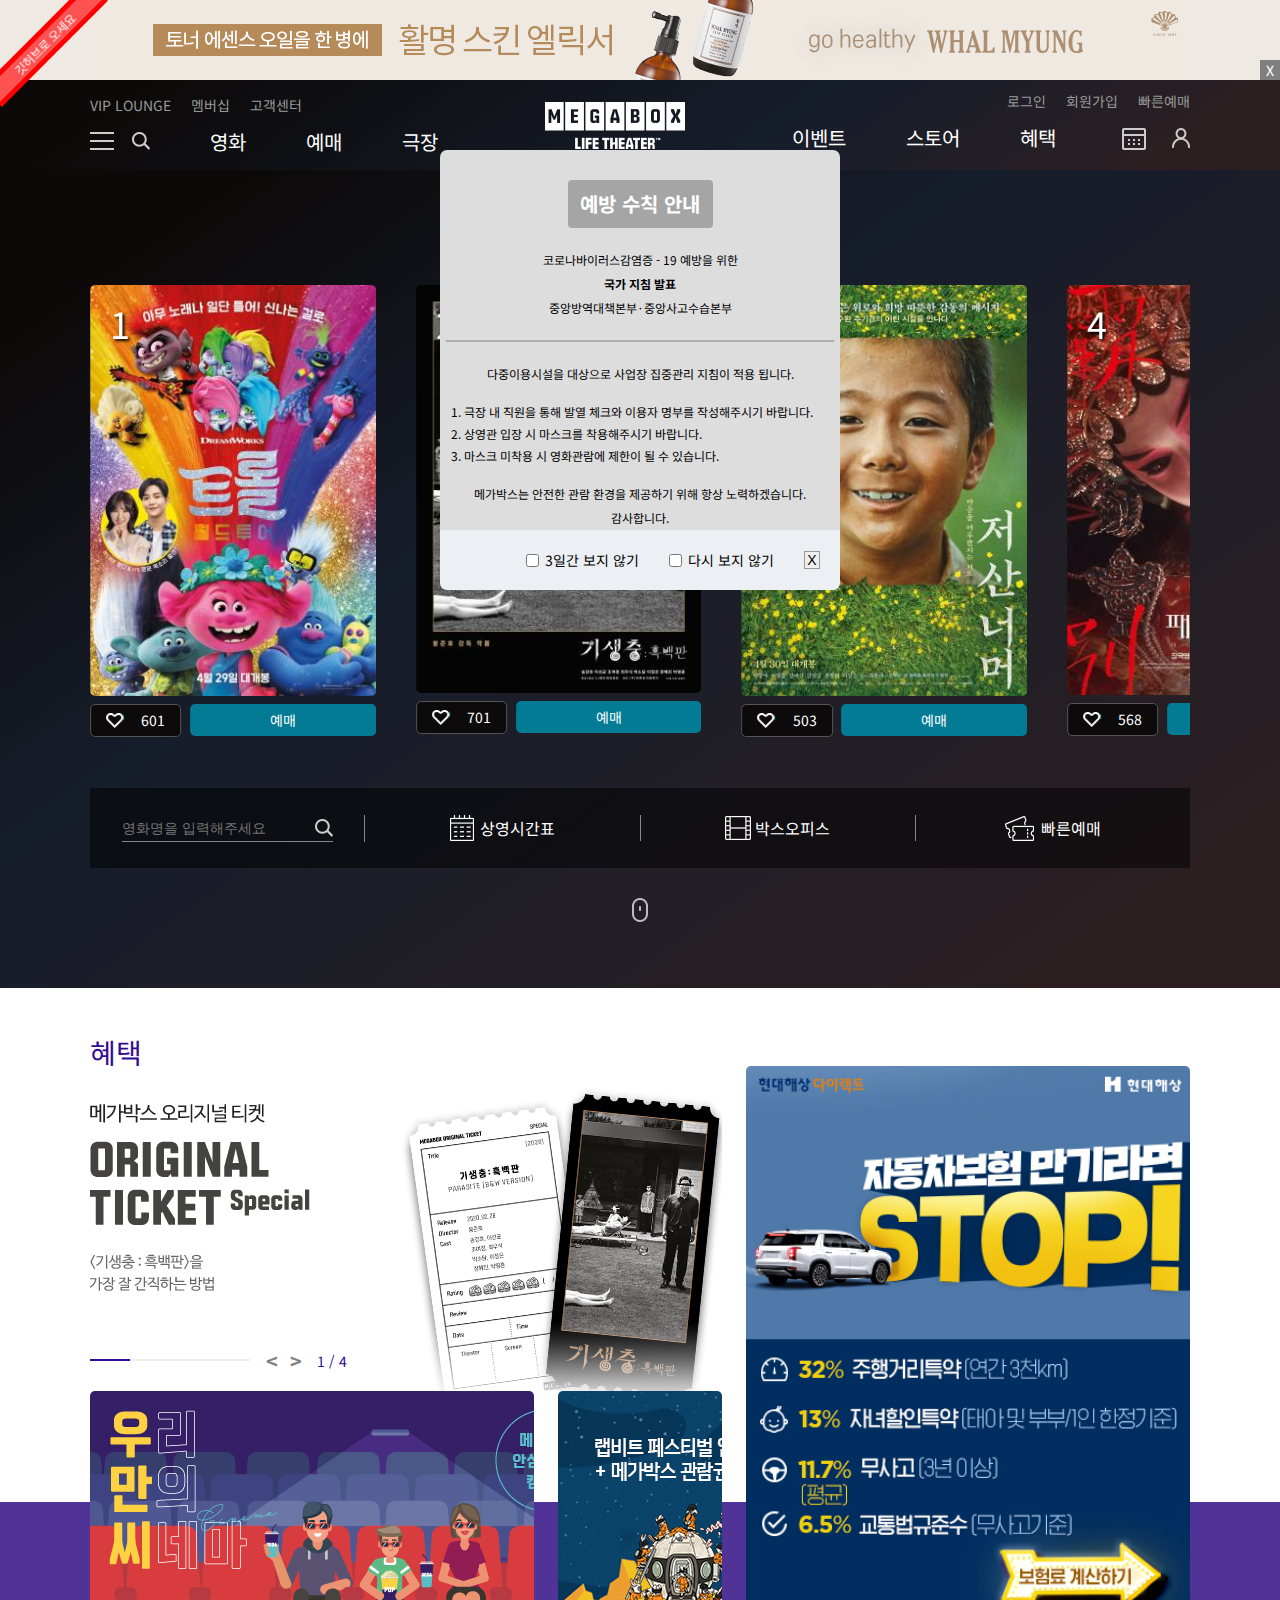
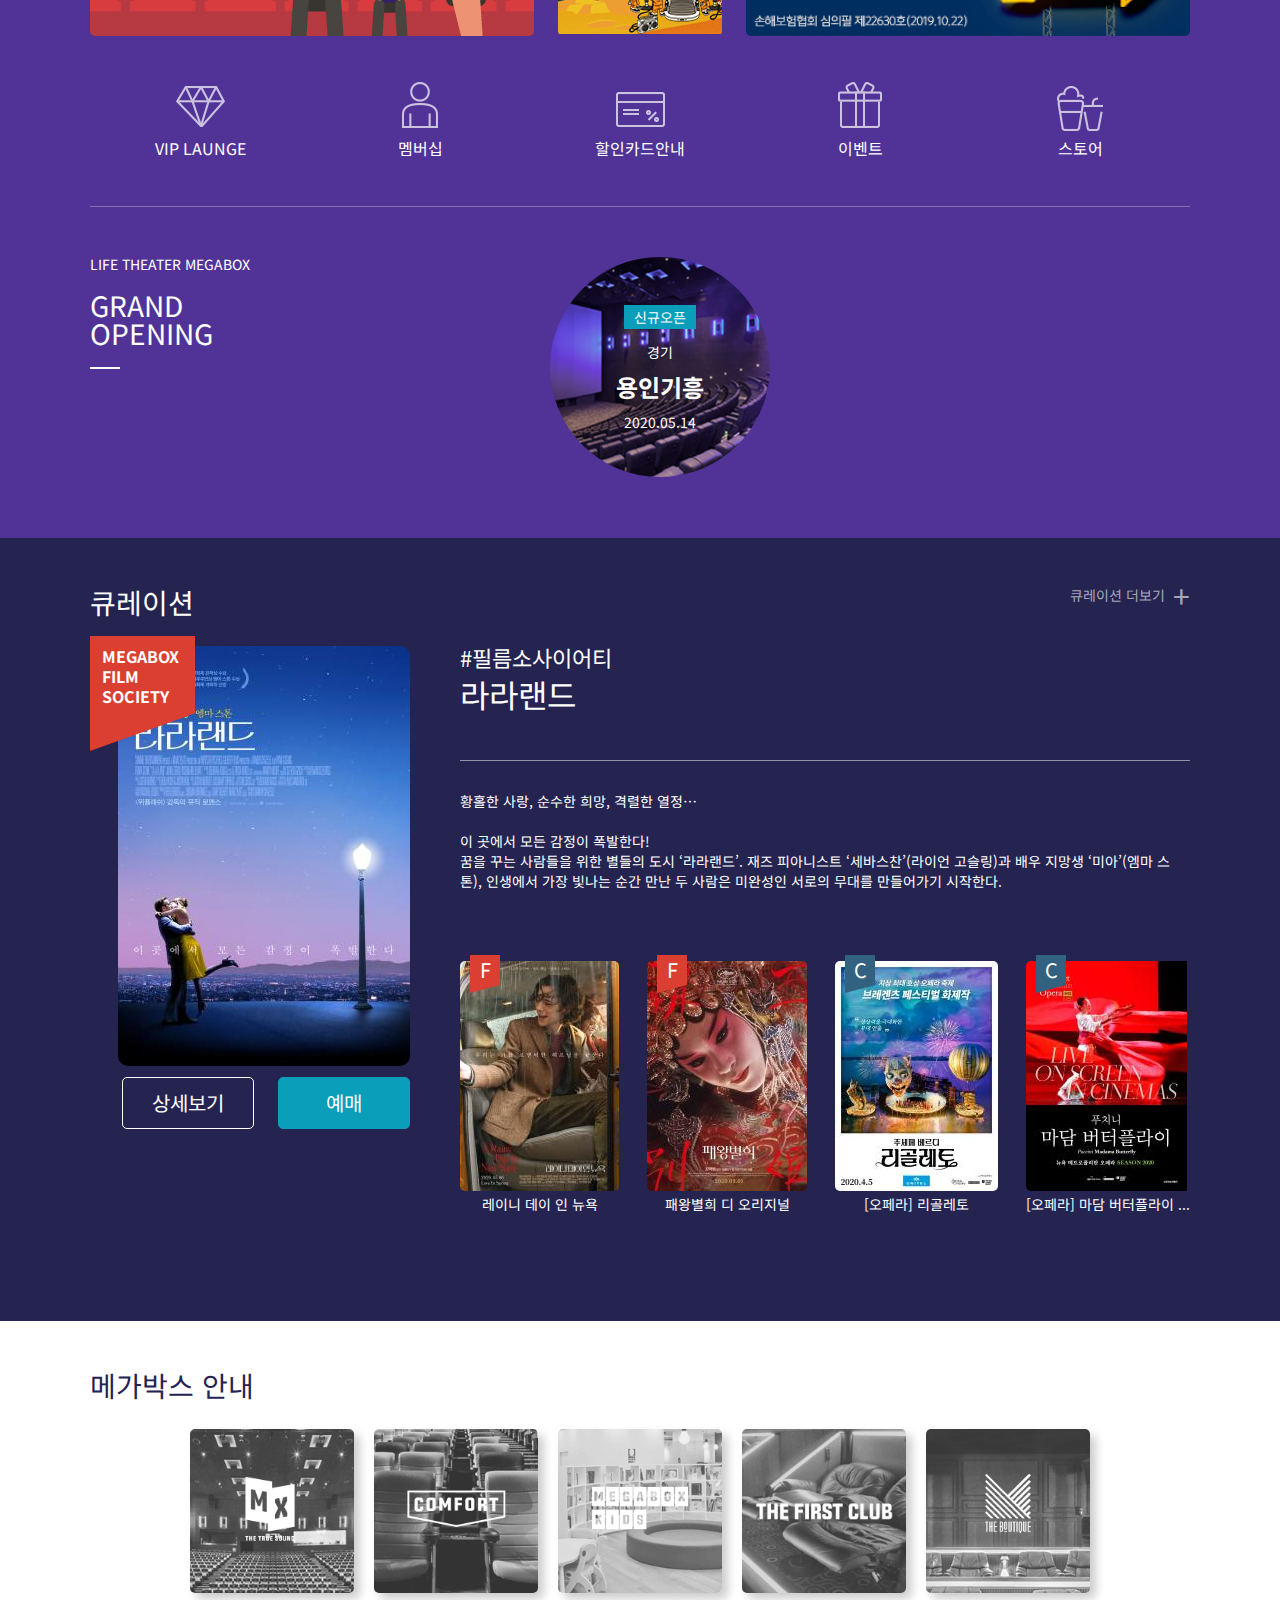
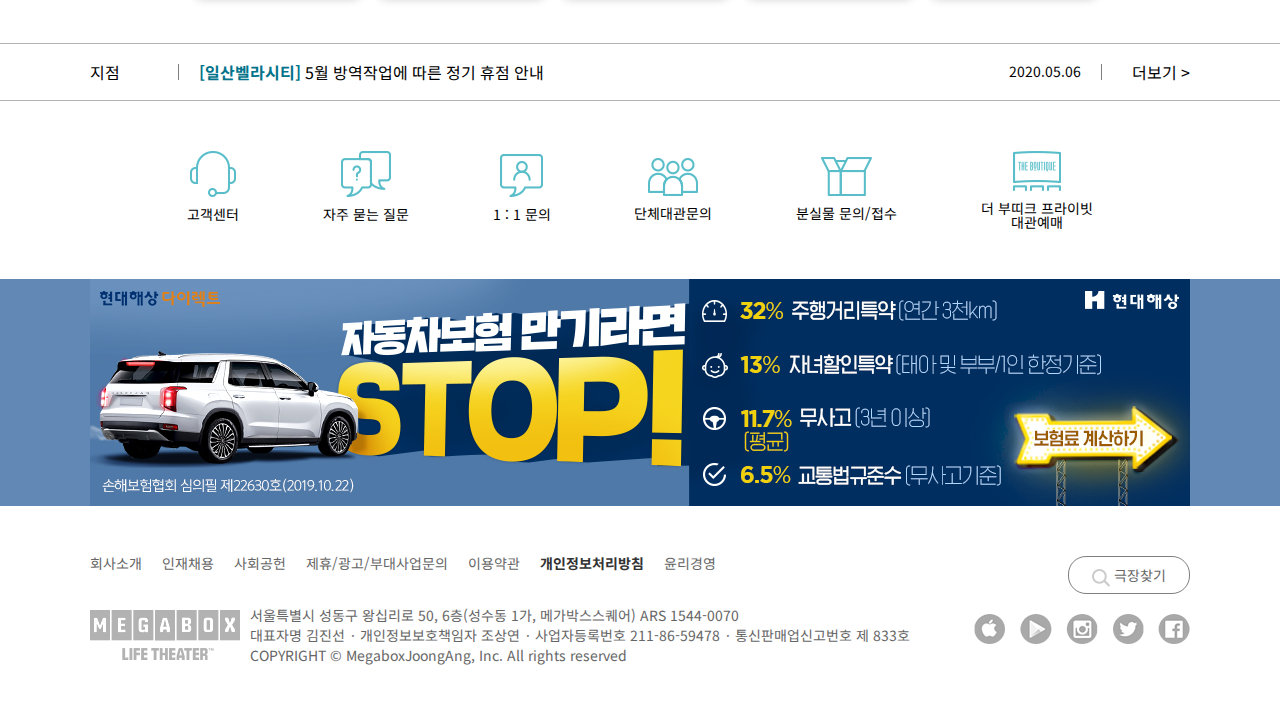
<file: index.html>
<!DOCTYPE html>
<html lang="ko">
<head>
  <meta charset="UTF-8">
  <meta name="viewport" content="width=device-width, initial-scale=1.0">
  <title>Document</title>
 
</head>
<body>
  <h1 id="h1"></h1>
</body>
 <script>
    var scrWidth=screen.width;
    // alert(scrWidth);
    if(scrWidth>=360 && scrWidth<1280){
      location.replace('mo/mobile_web.html');
    }else if(scrWidth>=1280){
      location.replace('pc_web.html');
    }else{
      document.getElementById('h1').innerHTML='<h1>지원하지 않는 브라우저 입니다.</h1>';
    }
  </script>
</html>
</file>
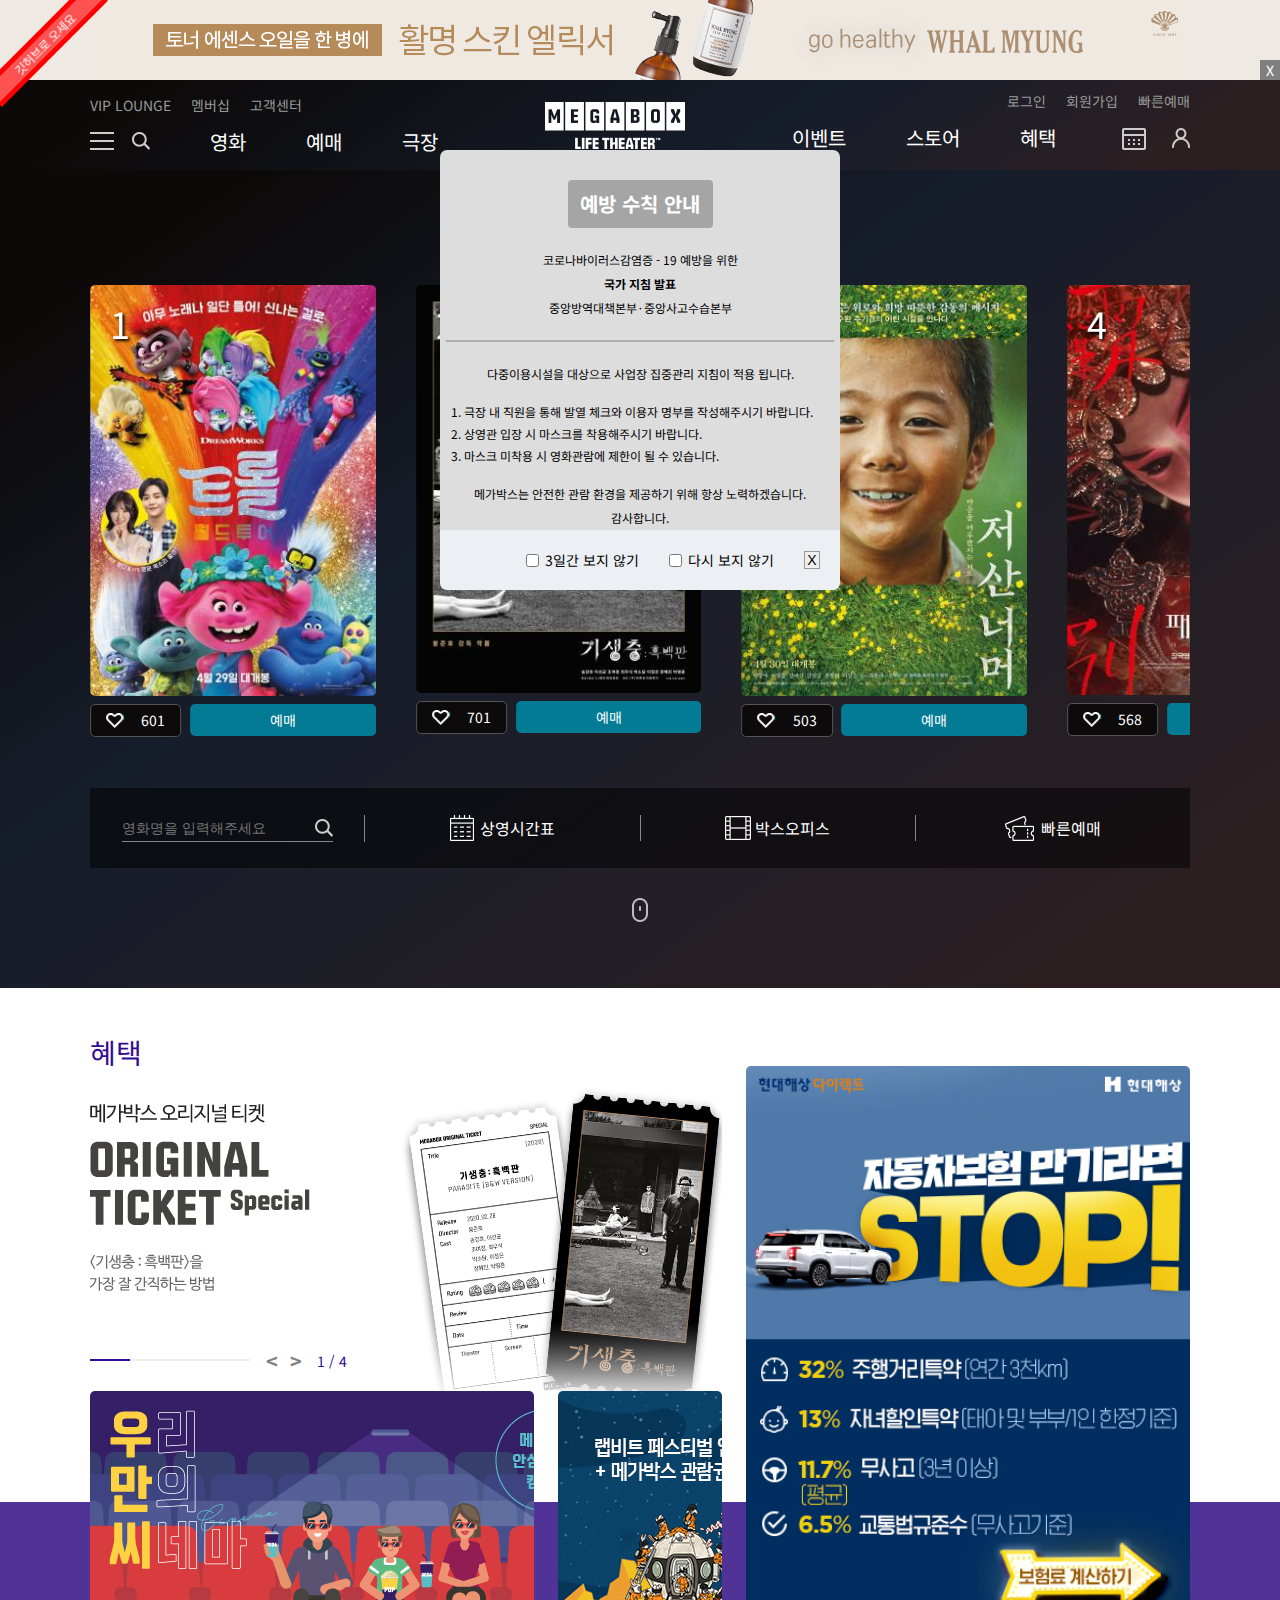
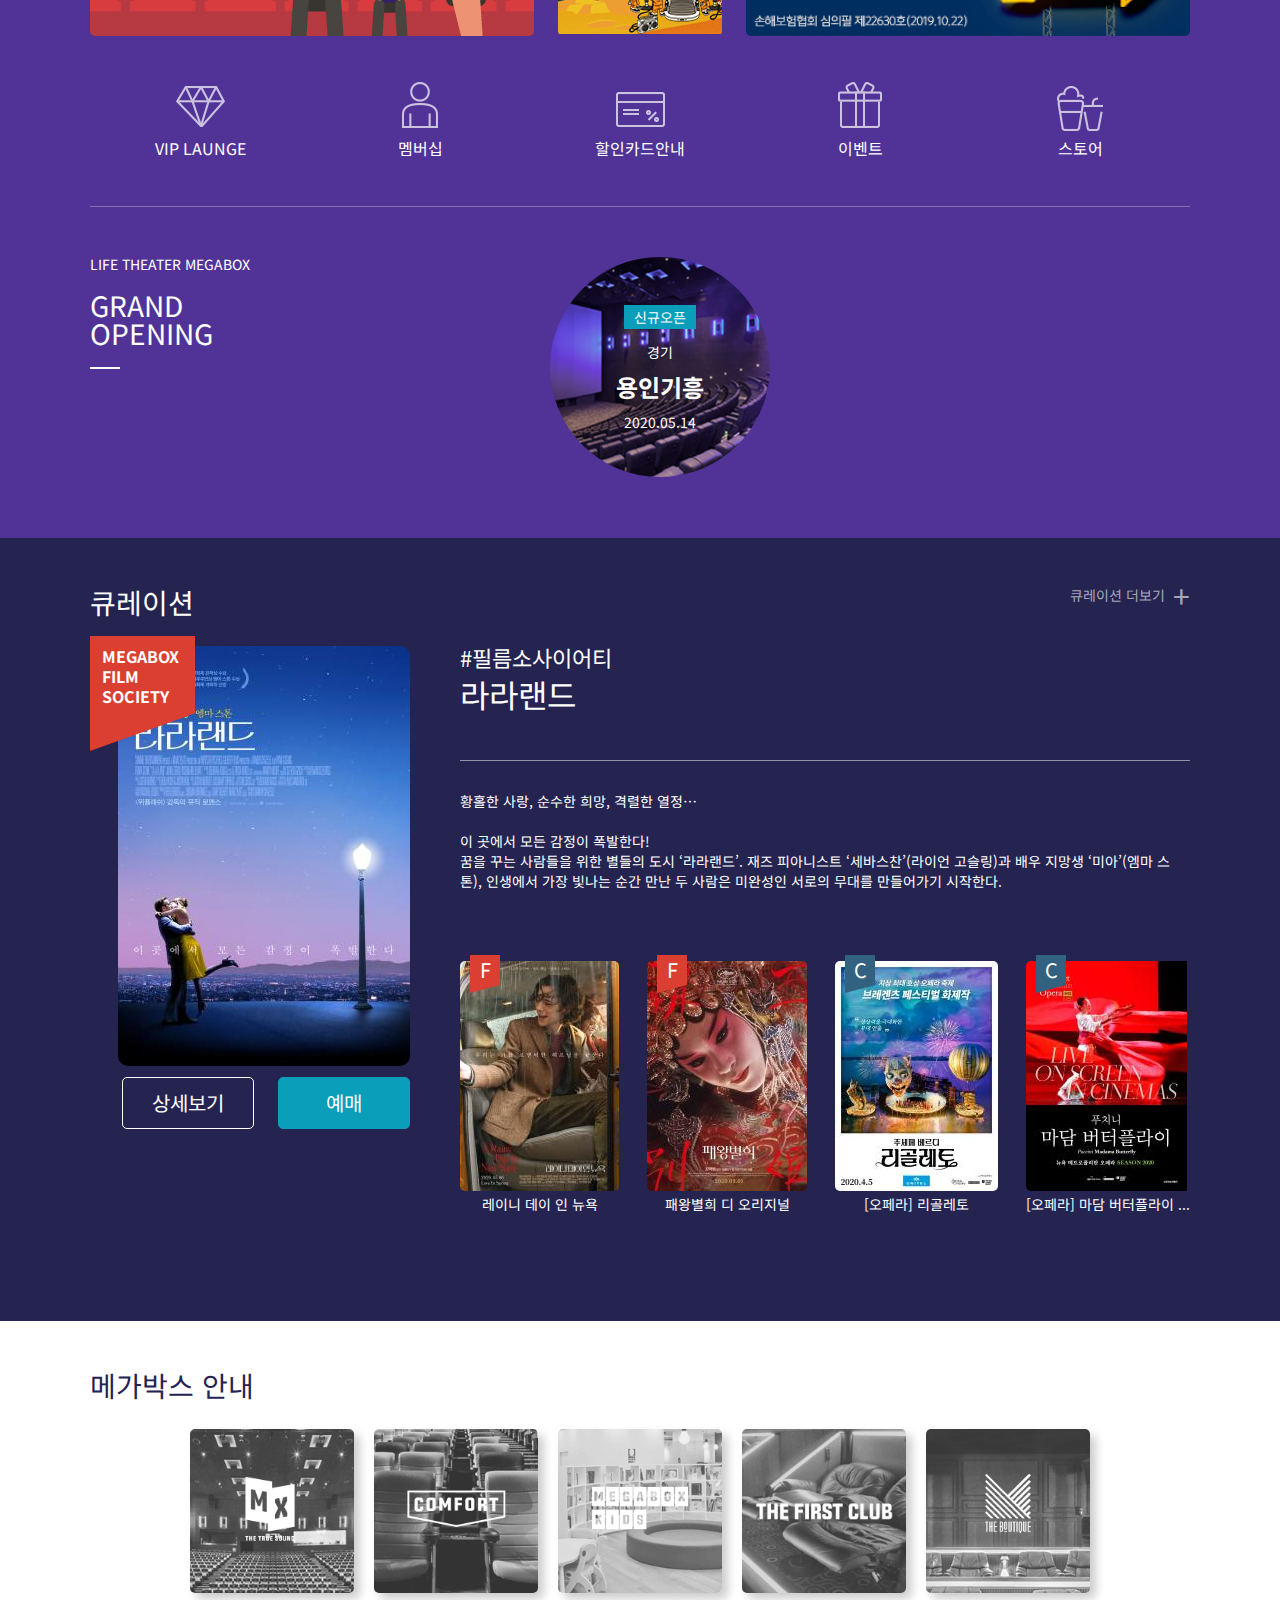
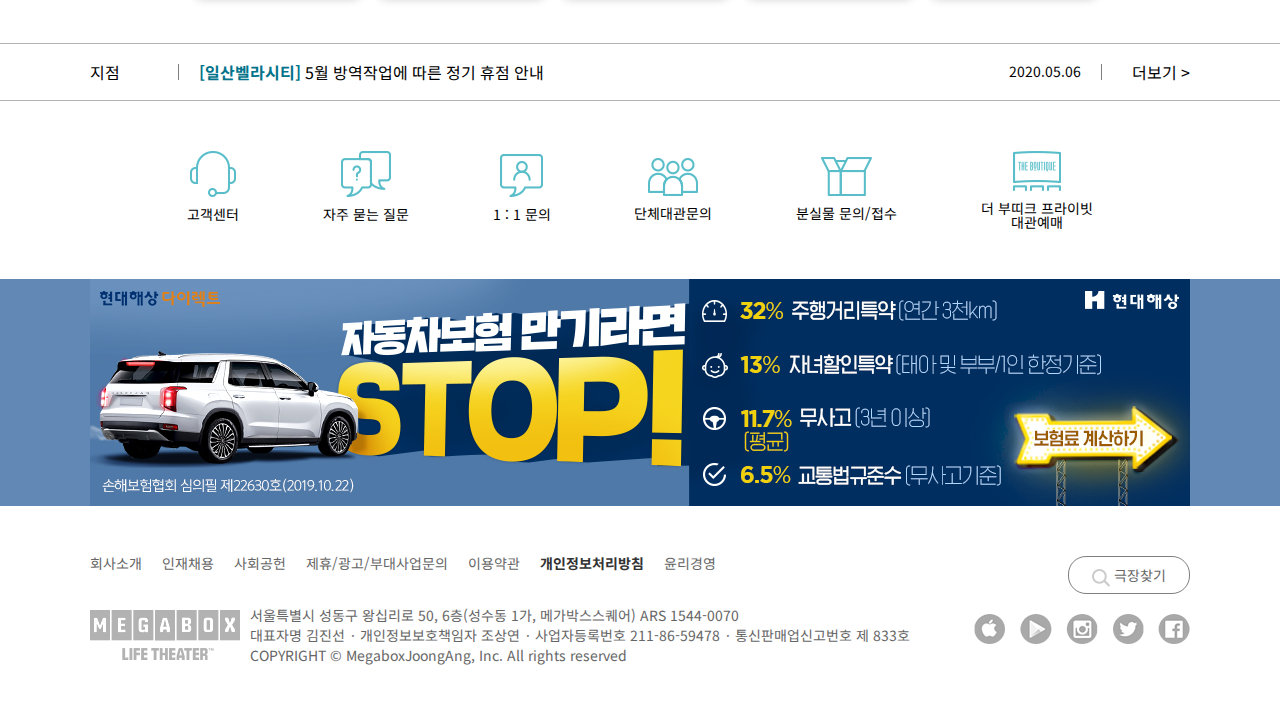
<file: pc_web.html>
<!DOCTYPE html>
<html lang="ko">
<head>
  <meta charset="UTF-8">
  <meta name="viewport" content="width=device-width, initial-scale=1.0">
  <!-- 제작자 -->
  <meta name="author" content="hong">
  <!-- 설명 -->
  <meta name="description" content="메가박스 사이트입니다.">
  <!-- 키워드 -->
  <meta name="keywords" content="메가박스, megabox, 영화, movie">
  <!-- 링크공유 -->
  <meta property="og:title" content="메가박스">
  <meta property="og:url" content="https://pam7462.github.io/megabox">
  <meta property="og:image" content="images/ogimage.png">
  <meta property="og:description" content="최고의 감동 메가박스와 함께 하세요">
  <!-- 파비콘 -->
  <link rel="shortcut icon" href="images/favicon.ico">
  <!-- jQuery   -->
  <script src="js/jquery-3.5.0.min.js"></script>
  <!-- swiper -->
  <link rel="stylesheet" href="css/swiper.min.css">
  <script src="js/swiper.min.js"></script>
  <script src="js/jquery.cookie.js"></script>

  <!-- my script -->
  <script src="js/skip.min.js"></script>
  <script src="js/banner.min.js"></script>
  <script src="js/pop_up_cookie.min.js"></script>
  <script src="js/login.min.js"></script>
  <script src="js/sitemap.min.js"></script>
  <script src="js/sub_position.min.js"></script>
  <script src="js/user_slider.min.js"></script>
  <script src="js/main.js"></script>
  
  <link rel="stylesheet" href="css/reset.css">

  <title>라이프시어터,메가박스</title>
  <link rel="stylesheet" href="css/header.css">
  <link rel="stylesheet" href="css/movie_chart.css">
  <link rel="stylesheet" href="css/bonus.css">
  <link rel="stylesheet" href="css/curation.css">
  <link rel="stylesheet" href="css/megabox_info.css">
  <link rel="stylesheet" href="css/bottom_banner.css">
  <link rel="stylesheet" href="css/footer.css">
</head>
<body>
  <!-- skip -->
  <div class="skip">
    <a href="#section">본문 바로가기</a>
    <a href="#footer">푸터 바로가기</a>
  </div>
  <div class="git_hub">
    <p>깃허브로 오세요</p>
  </div>

  <!-- login form -->
  <div class="login_form">
    <div class="content">
      <div class="login_tit clearfix">
        <p>로그인</p>
        <img src="images/close.png" alt="닫기" id="close">
      </div>
      <form>
        <input class="id_pass" type="text" placeholder="아이디">
        <input class="id_pass" type="password" placeholder="비밀번호">
        <input type="checkbox" id="save_id">
        <label for="save_id">아이디 저장</label>
        <input type="button" value="로그인">
      </form>
      <ul class="login_menu">
        <li>
          <a href="#">ID/PW찾기</a>
        </li>
        <li></li>
        <li>
          <a href="#">회원가입</a>
        </li>
        <li></li>
        <li>
          <a href="#">비회원 예매</a>
        </li>
      </ul>
      <ul class="sns_login">
        <li>
          <a href="#">
            <img src="images/ico-facebook.png" alt="facebook" title="페이스북 로그인">
          </a>
        </li>
        <li>
          <a href="#">
            <img src="images/ico-naver.png" alt="naver" title="네이버 로그인">
          </a>
        </li>
        <li>
          <a href="#">
            <img src="images/ico-kakao.png" alt="kakao" title="카카오 로그인">
          </a>
        </li>
        <li>
          <a href="#">
            <img src="images/ico-payco.png" alt="payco" title="페이코 로그인">
          </a>
        </li>
      </ul>
    </div>
  </div>

  <!-- wrap -->
  <div class="wrap">
    <!-- banner -->
    <div class="banner">
      <div class="banner01">
        <img src="images/banner01.jpg" alt="banner01">
        <div class="close">X</div>
      </div>
      <div class="banner02">
        <img src="images/banner02.jpg" alt="banner02">
        <div class="close">X</div>
      </div>
    </div>
    <!-- pop_up -->
    <div class="pop_up">
      <h3>예방 수칙 안내</h3>
      <p>
        코로나바이러스감염증 - 19 예방을 위한<br>
        <strong>국가 지침 발표</strong><br>
        중앙방역대책본부·중앙사고수습본부
      </p>
      <hr>
      <p>다중이용시설을 대상으로 사업장 집중관리 지침이 적용 됩니다.</p>
      <ol>
        <li>극장 내 직원을 통해 발열 체크와 이용자 명부를 작성해주시기 바랍니다.</li>
        <li>상영관 입장 시 마스크를 착용해주시기 바랍니다.</li>
        <li>마스크 미착용 시 영화관람에 제한이 될 수 있습니다.</li>
      </ol>
      <p>
        메가박스는 안전한 관람 환경을 제공하기 위해 항상 노력하겠습니다.<br>
        감사합니다.
      </p>
      <form>
        <input type="checkbox" id="day3">
        <label for="day3">3일간 보지 않기</label>
        <input type="checkbox" id="allday">
        <label for="allday">다시 보지 않기</label>
        <input type="button" value="X" id="close_btn">
      </form>
    </div>
    <!-- header -->
    <header class="header">
      <div class="container">
        <div class="content">
          <nav class="nav01">
            <ul class="top_nav">
              <li><a href="#" title="VIP LOUNGE">VIP LOUNGE</a></li>
              <li><a href="#" title="멤버십">멤버십</a></li>
              <li><a href="#" title="고객센터">고객센터</a></li>
            </ul>
            <ul class="bottom_nav">
              <li>
                <img src="images/hamburger.png" alt="토글메뉴" title="사이트맵" id="sitemap_btn">
                <div class="sitemap">
                  <div class="container">
                    <div class="content">
                      <h2>SITEMAP</h2>
                      <ul class="sitemap_menu">
                        <li>
                          <ul>
                            <li class="genre_tit">영화</li>
                            <li><a href="#">전체영화</a></li>
                            <li><a href="#">큐레이션</a></li>
                            <li><a href="#">영화제</a></li>
                            <li><a href="#">무비포스트</a></li>
                          </ul>
                        </li>
                        <li>
                          <ul>
                            <li class="genre_tit">예매</li>
                            <li><a href="#">빠른예매</a></li>
                            <li><a href="#">상영시간표</a></li>
                            <li><a href="#">더 부티크 프라이빗 예매</a></li>
                          </ul>
                        </li>
                        <li>
                          <ul>
                            <li class="genre_tit">극장</li>
                            <li><a href="#">전체극장</a></li>
                            <li><a href="#">특별관</a></li>
                          </ul>
                        </li>
                        <li>
                          <ul>
                            <li class="genre_tit">이벤트</li>
                            <li><a href="#">진행중 이벤트</a></li>
                            <li><a href="#">지난 이벤트</a></li>
                            <li><a href="#">담첨자발표</a></li>
                          </ul>
                        </li>
                        <li>
                          <ul>
                            <li class="genre_tit">스토어</li>
                            <li><a href="#">새로운 상품</a></li>
                            <li><a href="#">메가티켓</a></li>
                            <li><a href="#">팝콘/음료/굿즈</a></li>
                          </ul>
                        </li>
                        <li>
                          <ul>
                            <li class="genre_tit">나의 메가박스</li>
                            <li><a href="#">나의 메가박스 홈</a></li>
                            <li><a href="#">예매/구매내역</a></li>
                            <li><a href="#">영화관람권</a></li>
                            <li><a href="#">스토어교환권</a></li>
                            <li><a href="#">할인/제휴쿠폰</a></li>
                            <li><a href="#">멤버십포인트</a></li>
                            <li><a href="#">나의 무비스토리</a></li>
                            <li><a href="#">나의 이벤트 응모내역</a></li>
                            <li><a href="#">나의 문의내역</a></li>
                            <li><a href="#">자주쓰는 할인 카드</a></li>
                            <li><a href="#">회원정보</a></li>
                          </ul>
                        </li>
                        <li>
                          <ul>
                            <li class="genre_tit">혜택</li>
                            <li><a href="#">멤버십 안내</a></li>
                            <li><a href="#">VIP LOUNGE</a></li>
                            <li><a href="#">제휴/할인</a></li>
                          </ul>
                        </li>
                        <li>
                          <ul>
                            <li class="genre_tit">고객센터</li>
                            <li><a href="#">고객센터 홈</a></li>
                            <li><a href="#">자주묻는질문</a></li>
                            <li><a href="#">공지사항</a></li>
                            <li><a href="#">1:1문의</a></li>
                            <li><a href="#">단체/대관문의</a></li>
                            <li><a href="#">분실물문의</a></li>
                          </ul>
                        </li>
                        <li>
                          <ul>
                            <li class="genre_tit">회사소개</li>
                            <li><a href="#">메가박스소개</a></li>
                            <li><a href="#">사회공헌</a></li>
                            <li><a href="#">홍보자료</a></li>
                            <li><a href="#">제휴/부대사업문의</a></li>
                            <li><a href="#">온라인제보센터</a></li>
                            <li><a href="#">IR자료</a></li>
                            <li><a href="#">인재채용</a></li>
                            <li><a href="#">윤리경영</a></li>
                          </ul>
                        </li>
                        <li>
                          <ul>
                            <li class="genre_tit">이용정책</li>
                            <li><a href="#">이용약관</a></li>
                            <li><a href="#">개인정보처리방침</a></li>
                            <li><a href="#">스크린수배정에관한기준</a></li>
                          </ul>
                        </li>
                      </ul>
                    </div>
                  </div>
                </div>
              </li>
              <li>
                <a href="#" title="검색" class="border_none"><img src="images/search.png" alt="검색"></a>
              </li>
              <li>
                <a href="#" title="영화">영화</a>
                <ul class="sub_nav" id="movie_sub">
                  <li><a href="#">전체영화</a></li>
                  <li><a href="#">큐레이션</a></li>
                  <li><a href="#">무비포스트</a></li>
                </ul>
              </li>
              <li>
                <a href="#" title="예매">예매</a>
                <ul class="sub_nav" id="ticket_sub">
                  <li><a href="#">빠른예매</a></li>
                  <li><a href="#">상영시간표</a></li>
                  <li><a href="#">더 부티크 프라이빗 예매</a></li>
                </ul>
              </li>
              <li>
                <a href="#" title="극장">극장</a>
                <ul class="sub_nav" id="theater_sub">
                  <li><a href="#">전체극장</a></li>
                  <li><a href="#">특별관</a></li>
                </ul>
              </li>
            </ul>
          </nav>
          <div class="logo">
            <img src="images/white-logo.png" alt="화이트로고">
          </div>
          <nav class="nav02">
            <ul class="top_nav">
              <li><a href="#" title="로그인" id="login_btn">로그인</a></li>
              <li><a href="#" title="회원가입">회원가입</a></li>
              <li><a href="#" title="빠른예매">빠른예매</a></li>
            </ul>
            <ul class="bottom_nav">
              <li>
                <a href="#" title="이벤트">이벤트</a>
                <ul class="sub_nav" id="event_sub">
                  <li><a href="#">진행중 이벤트</a></li>
                  <li><a href="#">지난 이벤트</a></li>
                  <li><a href="#">당첨자발표</a></li>
                </ul>
              </li>
              <li>
                <a href="#" title="스토어" class="border_none">스토어</a>
              </li>
              <li>
                <a href="#" title="혜택">혜택</a>
                <ul class="sub_nav" id="bonus_sub">
                  <li><a href="#">메가박스 멤버십</a></li>
                  <li><a href="#">제휴 / 할인</a></li>
                </ul>
              </li>
              <li><a href="#" title="상영시간표" class="border_none"><img src="images/schedule.png" alt="상영시간표" id="schedule"></a></li>
              <li><a href="#" title="나의 메가박스" class="border_none"><img src="images/mymega.png" alt="나의 메가박스"></a></li>
            </ul>
          </nav>
        </div>
      </div>
    </header>

    <section class="section">
      <div class="container">
        <article class="alticle movie_chart">
          <div class="content">
            <h2>
              <a href="#">박스오피스</a>
            </h2>
            <div class="swiper-container">
              <div class="swiper-wrapper">
                <div class="swiper-slide slide01">
                  <ul>
                    <li class="poster">
                      <img src="images/poster01.jpg" alt="poster01">
                      <p class="poster_number">1</p>
                      <div class="poster_txt">
                        <p>
                          팝, 록, 클래식, 컨트리, 펑크, 테크노, K-POP까지<br>
                          세상의 모든 음악이 쏟아진다!<br>
                          노래와 춤을 즐기며 평화로운 나날을 보내던 팝 트롤 '파피'와 '브랜치' 그리고 친구들.<br>
                          어느 날 ‘파피’는 자신들 외에도
                        </p>
                        <p>관람평 <span> 9.1</span></p>
                      </div>
                      
                    </li>
                    <li class="poster_btn clearfix">
                      <div><span>하트</span> 601</div>
                      <div>예매</div>
                    </li>
                  </ul>
                </div>
                <div class="swiper-slide slide02">
                  <ul>
                    <li class="poster">
                      <img src="images/poster02.jpg" alt="poster02">
                      <p class="poster_number">2</p>
                      <div class="poster_txt">
                        <p>
                          팝, 록, 클래식, 컨트리, 펑크, 테크노, K-POP까지<br>
                          세상의 모든 음악이 쏟아진다!<br>
                          노래와 춤을 즐기며 평화로운 나날을 보내던 팝 트롤 '파피'와 '브랜치' 그리고 친구들.<br>
                          어느 날 ‘파피’는 자신들 외에도
                        </p>
                        <p>관람평 <span> 9.3</span></p>
                      </div>
                      
                    </li>
                    <li class="poster_btn clearfix">
                      <div><span>하트</span> 701</div>
                      <div>예매</div>
                    </li>
                  </ul>
                </div>
                <div class="swiper-slide slide03">
                  <ul>
                    <li class="poster">
                      <img src="images/poster03.jpg" alt="poster03">
                      <p class="poster_number">3</p>
                      <div class="poster_txt">
                        <p>
                          팝, 록, 클래식, 컨트리, 펑크, 테크노, K-POP까지<br>
                          세상의 모든 음악이 쏟아진다!<br>
                          노래와 춤을 즐기며 평화로운 나날을 보내던 팝 트롤 '파피'와 '브랜치' 그리고 친구들.<br>
                          어느 날 ‘파피’는 자신들 외에도
                        </p>
                        <p>관람평 <span> 8.9</span></p>
                      </div>
                      
                    </li>
                    <li class="poster_btn clearfix">
                      <div><span>하트</span> 503</div>
                      <div>예매</div>
                    </li>
                  </ul>
                </div>
                <div class="swiper-slide slide04">
                  <ul>
                    <li class="poster">
                      <img src="images/poster04.jpg" alt="poster04">
                      <p class="poster_number">4</p>
                      <div class="poster_txt">
                        <p>
                          팝, 록, 클래식, 컨트리, 펑크, 테크노, K-POP까지<br>
                          세상의 모든 음악이 쏟아진다!<br>
                          노래와 춤을 즐기며 평화로운 나날을 보내던 팝 트롤 '파피'와 '브랜치' 그리고 친구들.<br>
                          어느 날 ‘파피’는 자신들 외에도
                        </p>
                        <p>관람평 <span> 8.9</span></p>
                      </div>
                      
                    </li>
                    <li class="poster_btn clearfix">
                      <div><span>하트</span> 568</div>
                      <div>예매</div>
                    </li>
                  </ul>
                </div>
                <div class="swiper-slide slide05">
                  <ul>
                    <li class="poster">
                      <img src="images/poster05.jpg" alt="poster05">
                      <p class="poster_number">5</p>
                      <div class="poster_txt">
                        <p>
                          팝, 록, 클래식, 컨트리, 펑크, 테크노, K-POP까지<br>
                          세상의 모든 음악이 쏟아진다!<br>
                          노래와 춤을 즐기며 평화로운 나날을 보내던 팝 트롤 '파피'와 '브랜치' 그리고 친구들.<br>
                          어느 날 ‘파피’는 자신들 외에도
                        </p>
                        <p>관람평 <span> 6.8</span></p>
                      </div>
                      
                    </li>
                    <li class="poster_btn clearfix">
                      <div><span>하트</span> 124</div>
                      <div>예매</div>
                    </li>
                  </ul>
                </div>
                <div class="swiper-slide slide06">
                  <ul>
                    <li class="poster">
                      <img src="images/poster06.jpg" alt="poster06">
                      <p class="poster_number">6</p>
                      <div class="poster_txt">
                        <p>
                          팝, 록, 클래식, 컨트리, 펑크, 테크노, K-POP까지<br>
                          세상의 모든 음악이 쏟아진다!<br>
                          노래와 춤을 즐기며 평화로운 나날을 보내던 팝 트롤 '파피'와 '브랜치' 그리고 친구들.<br>
                          어느 날 ‘파피’는 자신들 외에도
                        </p>
                        <p>관람평 <span> 9.3</span></p>
                      </div>
                      
                    </li>
                    <li class="poster_btn clearfix">
                      <div><span>하트</span> 912</div>
                      <div>예매</div>
                    </li>
                  </ul>
                </div>
                <div class="swiper-slide slide07">
                  <ul>
                    <li class="poster">
                      <img src="images/poster07.jpg" alt="poster07">
                      <p class="poster_number">7</p>
                      <div class="poster_txt">
                        <p>
                          팝, 록, 클래식, 컨트리, 펑크, 테크노, K-POP까지<br>
                          세상의 모든 음악이 쏟아진다!<br>
                          노래와 춤을 즐기며 평화로운 나날을 보내던 팝 트롤 '파피'와 '브랜치' 그리고 친구들.<br>
                          어느 날 ‘파피’는 자신들 외에도
                        </p>
                        <p>관람평 <span> 8.8</span></p>
                      </div>
                      
                    </li>
                    <li class="poster_btn clearfix">
                      <div><span>하트</span> 103</div>
                      <div>예매</div>
                    </li>
                  </ul>
                </div>
                <div class="swiper-slide slide08">
                  <ul>
                    <li class="poster">
                      <img src="images/poster08.jpg" alt="poster08">
                      <p class="poster_number">8</p>
                      <div class="poster_txt">
                        <p>
                          팝, 록, 클래식, 컨트리, 펑크, 테크노, K-POP까지<br>
                          세상의 모든 음악이 쏟아진다!<br>
                          노래와 춤을 즐기며 평화로운 나날을 보내던 팝 트롤 '파피'와 '브랜치' 그리고 친구들.<br>
                          어느 날 ‘파피’는 자신들 외에도
                        </p>
                        <p>관람평 <span> 8.7</span></p>
                      </div>
                      
                    </li>
                    <li class="poster_btn clearfix">
                      <div><span>하트</span> 818</div>
                      <div>예매</div>
                    </li>
                  </ul>
                </div>
                <div class="swiper-slide slide09">
                  <ul>
                    <li class="poster">
                      <img src="images/poster09.jpg" alt="poster09">
                      <p class="poster_number">9</p>
                      <div class="poster_txt">
                        <p>
                          팝, 록, 클래식, 컨트리, 펑크, 테크노, K-POP까지<br>
                          세상의 모든 음악이 쏟아진다!<br>
                          노래와 춤을 즐기며 평화로운 나날을 보내던 팝 트롤 '파피'와 '브랜치' 그리고 친구들.<br>
                          어느 날 ‘파피’는 자신들 외에도
                        </p>
                        <p>관람평 <span> 9.1</span></p>
                      </div>
                      
                    </li>
                    <li class="poster_btn clearfix">
                      <div><span>하트</span> 601</div>
                      <div>예매</div>
                    </li>
                  </ul>
                </div>
                <div class="swiper-slide slide10">
                  <ul>
                    <li class="poster">
                      <img src="images/poster10.jpg" alt="poster10">
                      <p class="poster_number">10</p>
                      <div class="poster_txt">
                        <p>
                          팝, 록, 클래식, 컨트리, 펑크, 테크노, K-POP까지<br>
                          세상의 모든 음악이 쏟아진다!<br>
                          노래와 춤을 즐기며 평화로운 나날을 보내던 팝 트롤 '파피'와 '브랜치' 그리고 친구들.<br>
                          어느 날 ‘파피’는 자신들 외에도
                        </p>
                        <p>관람평 <span> 8.4</span></p>
                      </div>
                      
                    </li>
                    <li class="poster_btn clearfix">
                      <div><span>하트</span> 643</div>
                      <div>예매</div>
                    </li>
                  </ul>
                </div>
                <div class="swiper-slide slide11">
                  <ul>
                    <li class="poster">
                      <img src="images/poster11.jpg" alt="poster11">
                      <p class="poster_number">11</p>
                      <div class="poster_txt">
                        <p>
                          팝, 록, 클래식, 컨트리, 펑크, 테크노, K-POP까지<br>
                          세상의 모든 음악이 쏟아진다!<br>
                          노래와 춤을 즐기며 평화로운 나날을 보내던 팝 트롤 '파피'와 '브랜치' 그리고 친구들.<br>
                          어느 날 ‘파피’는 자신들 외에도
                        </p>
                        <p>관람평 <span> 7.9</span></p>
                      </div>
                      
                    </li>
                    <li class="poster_btn clearfix">
                      <div><span>하트</span> 427</div>
                      <div>예매</div>
                    </li>
                  </ul>
                </div>
                <div class="swiper-slide slide12">
                  <ul>
                    <li class="poster">
                      <img src="images/poster12.jpg" alt="poster12">
                      <p class="poster_number">12</p>
                      <div class="poster_txt">
                        <p>
                          팝, 록, 클래식, 컨트리, 펑크, 테크노, K-POP까지<br>
                          세상의 모든 음악이 쏟아진다!<br>
                          노래와 춤을 즐기며 평화로운 나날을 보내던 팝 트롤 '파피'와 '브랜치' 그리고 친구들.<br>
                          어느 날 ‘파피’는 자신들 외에도
                        </p>
                        <p>관람평 <span> 8.5</span></p>
                      </div>
                      
                    </li>
                    <li class="poster_btn clearfix">
                      <div><span>하트</span> 447</div>
                      <div>예매</div>
                    </li>
                  </ul>
                </div>
              </div>
            </div>
            <ul class="quick_movie_menu">
              <li>
                <input type="text" placeholder="영화명을 입력해주세요">
              </li>
              <li>
                <a href="#">상영시간표</a>
              </li>
              <li>
                <a href="#">박스오피스</a>
              </li>
              <li>
                <a href="#">빠른예매</a>
              </li>
            </ul>
            <div class="mouse_ani">
              <img src="images/ico-mouse.png" alt="mouse">
            </div>
          </div>
        </article>
      </div>
    </section>

    <section class="bonus">
      <div class="container">
        <article class="article art_banner">
          <h3>혜택</h3>
          <div class="content grid_par">
            <div id="grid_child01">
              <div class="img00 active">
                <img src="images/bonus00.jpg" alt="보너스00">
              </div>
              <div class="img01">
                <img src="images/bonus01.jpg" alt="보너스01">
              </div>
              <div class="img02">
                <img src="images/bonus00.jpg" alt="보너스02">
              </div>
              <div class="img03">
                <img src="images/bonus03.jpg" alt="보너스03">
              </div>
              <ul>
                <li id="img_bar">
                  <div class="img_bar_par">
                    <div class="active">1</div>
                    <div>2</div>
                    <div>3</div>
                    <div>4</div>
                  </div>
                </li>
                <li id="img_btn">
                  <span id="prev">&lt&nbsp&nbsp</span>
                  <span id="next"> &gt</span>
                </li>
                <li id="img_num">
                  <span id=page>1</span>
                  <span>&nbsp/&nbsp</span>
                  <span id="pages">4</span>
                </li>
              </ul>
              
            </div>
            <div id="grid_child02">
              <div class="img00 active">
                <img src="images/bonus_right00.jpg" alt="보너스00">
              </div>
              <div class="img01">
                <img src="images/bonus_right01.jpg" alt="보너스01">
              </div>
              <div class="img02">
                <img src="images/bonus_right02.jpg" alt="보너스02">
              </div>
              <div class="img03">
                <img src="images/bonus_right03.jpg" alt="보너스03">
              </div>
            </div>
            <div id="grid_child03">
              <img src="images/bonus_banner00.jpg" alt="보너스베너00">
            </div>
            <div id="grid_child04">
              <img src="images/bonus_banner01.jpg" alt="보너스베너01">
            </div>
            <div id="grid_child05">
              <img src="images/bonus_banner02.jpg" alt="보너스베너02">
            </div>
          </div>
        </article>
        <article class="article bonus_quick_menu">
          <ul class="content ico_par clearfix">
            <li>
              <a href="#">
                <img src="images/ico-bonus00.png" alt="보너스아이콘00">
                <p>VIP LAUNGE</p>
              </a>
            </li>
            <li>
              <a href="#">
                <img src="images/ico-bonus01.png" alt="보너스아이콘01">
                <p>멤버십</p>
              </a>
            </li>
            <li>
              <a href="#">
                <img src="images/ico-bonus02.png" alt="보너스아이콘02">
                <p>할인카드안내</p>
              </a>
            </li>
            <li>
              <a href="#">
                <img src="images/ico-bonus03.png" alt="보너스아이콘03">
                <p>이벤트</p>
              </a>
            </li>
            <li>
              <a href="#">
                <img src="images/ico-bonus04.png" alt="보너스아이콘04">
                <p>스토어</p>
              </a>
            </li>            
          </ul>
        </article>
        <article class="article grand_open">
          <div class="contents clearfix">
            <div class="grand_txt">
              <p>LIFE THEATER MEGABOX</p>
              <h3>
                GRAND<br>
                OPENING
              </h3>
              <hr>
            </div>
            <div class="grand_img">
              <div>
                <img src="images/bg-theater-new.jpg" alt="그랜드오폰극장">
              </div>
              <div>
                화이트
              </div>
              <div>
                <p class="open_tit">신규오픈</p>
                <p class="open_sec1">경기</p>
                <p class="open_sec2">용인기흥</p>
                <p class="open_date">2020.05.14</p>
              </div>
            </div>
          </div>
        </article>
      </div>
    </section>

    <section class="curation">
      <div class="container">
        <div class="content">
          <div class="tit">
            <h2>큐레이션</h2>
            <p><span>큐레이션 더보기</span><span>+</span></p>
          </div>
          <div class="curation_content">
            <div class="curation_left">
              <div class="left_img">
                <img src="images/poster07.jpg" alt="라라랜드">
              </div>
              <div class="left_btn clearfix">
                <p class="view">상세보기</p>
                <p class="ticket">예매</p>
              </div>
              <div class="left_over">
                <div class="left_over_txt">
                  <h4>
                    MEGABOX<br>
                    FILM<br>
                    SOCIETY
                  </h4>
                </div>
                <div class="left_over_base">
                </div>
              </div>
            </div>
            <div class="curation_right">
              <h3>#필름소사이어티</h3>
              <h2>라라랜드</h2>
              <hr>
              <p>황홀한 사랑, 순수한 희망, 격렬한 열정…</p>
              <p>
                이 곳에서 모든 감정이 폭발한다!<br>
                꿈을 꾸는 사람들을 위한 별들의 도시 ‘라라랜드’. 재즈 피아니스트 ‘세바스찬’(라이언 고슬링)과 배우 지망생 ‘미아’(엠마 스톤), 인생에서 가장 빛나는 순간 만난 두 사람은 미완성인 서로의 무대를 만들어가기 시작한다.
              </p>
              <ul class="curation_poster">
                <li>
                  <div class="curation_poster_img">
                    <img src="images/curation_poster00.jpg" alt="큐레이션01">
                  </div>
                  <div class="curation_poster_txt">
                    <p>레이니 데이 인 뉴욕</p>
                  </div>
                  <div class="curation_poster_over">
                    <p class="f_color">F</p>
                    <p></p>
                  </div>
                </li>
                <li>
                  <div class="curation_poster_img">
                    <img src="images/curation_poster01.jpg" alt="큐레이션02">
                  </div>
                  <div class="curation_poster_txt">
                    <p>패왕별희 디 오리지널</p>
                  </div>
                  <div class="curation_poster_over">
                    <p class="f_color">F</p>
                    <p></p>
                  </div>
                </li>
                <li>
                  <div class="curation_poster_img">
                    <img src="images/curation_poster02.jpg" alt="큐레이션03">
                  </div>
                  <div class="curation_poster_txt">
                    <p>[오페라] 리골레토</p>
                  </div>
                  <div class="curation_poster_over">
                    <p class="c_color">C</p>
                    <p class="c_border"></p>
                  </div>
                </li>
                <li>
                  <div class="curation_poster_img">
                    <img src="images/curation_poster03.jpg" alt="큐레이션04">
                  </div>
                  <div class="curation_poster_txt">
                    <p>[오페라] 마담 버터플라이 ...</p>
                  </div>
                  <div class="curation_poster_over">
                    <p class="c_color">C</p>
                    <p class="c_border"></p>
                  </div>
                </li>
              </ul>
            </div>
          </div>
        </div>
      </div>
    </section>

    <section class="megabox_info">
      <article>
        <div class="container">
            <div class="content">
              <h2>메가박스 안내</h2>
              <ul class="megabox_info_img">
                <li>
                  <a href="#">
                    <img src="images/megainfo00.png" alt="인포00">
                  </a>
                </li>
                <li>
                  <a href="#">
                    <img src="images/megainfo01.png" alt="인포01">
                  </a>
                </li>
                <li>
                  <a href="#">
                    <img src="images/megainfo02.png" alt="인포02">
                  </a>
                </li>
                <li>
                  <a href="#">
                    <img src="images/megainfo03.png" alt="인포03">
                  </a>
                </li>
                <li>
                  <a href="#">
                    <img src="images/megainfo04.png" alt="인포04">
                  </a>
                </li>
              </ul>
            </div>
        </div>
      </article>
      <article>
        <div class="container">
          <div class="content">
            <ul class="notice">
              <li>
                <p>지점</p>
              </li>
              <li class="clearfix">
                <p style="float:left;">
                    <span class="notice_color">[일산벨라시티]</span>
                    <span>
                      <a href="#">5월 방역작업에 따른 정기 휴점 안내</a>  
                    </span>
                  </p>
                  <p style="float:right;" class="notice_date">2020.05.06</p>
              </li>
              <li>
                <a href="#">더보기 ></a>
              </li>
            </ul>
          </div>
        </div>
      </article>
      <article>
        <div class="container">
          <div class="content">
            <ul class="megabox_info_quicknav">
              <li>
                <a href="#">
                  <img src="images/ico-megainfo05.png" alt="info00">
                  <p>고객센터</p>
                </a>
                </li>
                <li>
                  <a href="#">
                    <img src="images/ico-megainfo04.png" alt="info01">
                    <p>자주 묻는 질문</p>
                  </a>
                </li>
                <li>
                  <a href="#">
                    <img src="images/ico-megainfo03.png" alt="info03">
                    <p>1 : 1 문의</p>
                  </a>
                </li>
                <li>
                  <a href="#">
                    <img src="images/ico-megainfo02.png" alt="info04">
                    <p>단체대관문의</p>
                  </a>
                </li>
                <li>
                  <a href="#">
                    <img src="images/ico-megainfo01.png" alt="info05">
                    <p>분실물 문의/접수</p>
                  </a>
                </li>
                <li>
                  <a href="#">
                    <img src="images/ico-megainfo00.png" alt="info06">
                    <p>더 부띠크 프라이빗<br>대관예매</p>
                  </a>
                </li>
            </ul>
          </div>
        </div>
      </article>
    </section>

    <section class="bottom_banner">
      <img src="images/bottom_banner.jpg" alt="아래베너">
    </section>

    <footer class="footer">
      <div class="container">
        <div class="content clearfix">
          <div class="footer_left" style="float:left;">
            <ul class="footer_nav">
              <li>
                <a href="#" title="회사소개 페이지로 이동">회사소개</a>
              </li>
              <li>
                <a href="#" title="인재채용 페이지로 이동">인재채용</a>
              </li>
              <li>
                <a href="#" title="사회공헌 페이지로 이동">사회공헌</a>
              </li>
              <li>
                <a href="#" title="제휴/광고/부대사업문의 페이지로 이동">제휴/광고/부대사업문의</a>
              </li>
              <li>
                <a href="#" title="이용약관 페이지로 이동">이용약관</a>
              </li>
              <li>
                <a href="#" title="개인정보처리방침 페이지로 이동">
                  <strong>개인정보처리방침</strong>
                </a>
              </li>
              <li>
                <a href="#" title="윤리경영 페이지로 이동">윤리경영</a>
              </li>
            </ul> 
            <div class="footer_bottom">
              <div class="footer_logo">
                <img src="images/logo-opacity.png" alt="푸터로고">
              </div>
              <address>
                <p>
                  서울특별시 성동구 왕십리로 50, 6층(성수동 1가, 메가박스스퀘어) ARS 1544-0070<br>
                  대표자명 김진선 · 개인정보보호책임자 조상연 · 사업자등록번호 211-86-59478 · 통신판매업신고번호 제 833호<br>
                  COPYRIGHT © MegaboxJoongAng, Inc. All rights reserved
                </p>
              </address>
            </div> 
          </div>
          <div class="footer_right" style="float:right;">
            <div class="footer_search">
              <a href="#">
                <img src="images/ico-search-white.png" alt="서치아이콘">
                극장찾기
              </a>
            </div>
            <ul class="footer_sns">
              <li>
                <a href="#" title="MEGABOX 앱스토어로 이동">
                  <img src="images/ico-footer00.png" alt="apple">
                </a>
              </li>
              <li>
                <a href="#" title="MEGABOX 구글플레이로 이동">
                  <img src="images/ico-footer01.png" alt="google play">
                </a>
              </li>
              <li>
                <a href="#" title="MEGABOX 인스타로 이동">
                  <img src="images/ico-footer02.png" alt="인스타">
                </a>
              </li>
              <li>
                <a href="#" title="MEGABOX 트위터로 이동">
                  <img src="images/ico-footer03.png" alt="트위터">
                </a>
              </li>
              <li>
                <a href="#" title="MEGABOX 페이스북으로 이동">
                  <img src="images/ico-footer04.png" alt="페이스북">
                </a>
              </li>
            </ul>
          </div>
        </div>
      </div>
    </footer>
  </div>

</body>
<script>
  main();
</script>
</html>
</file>
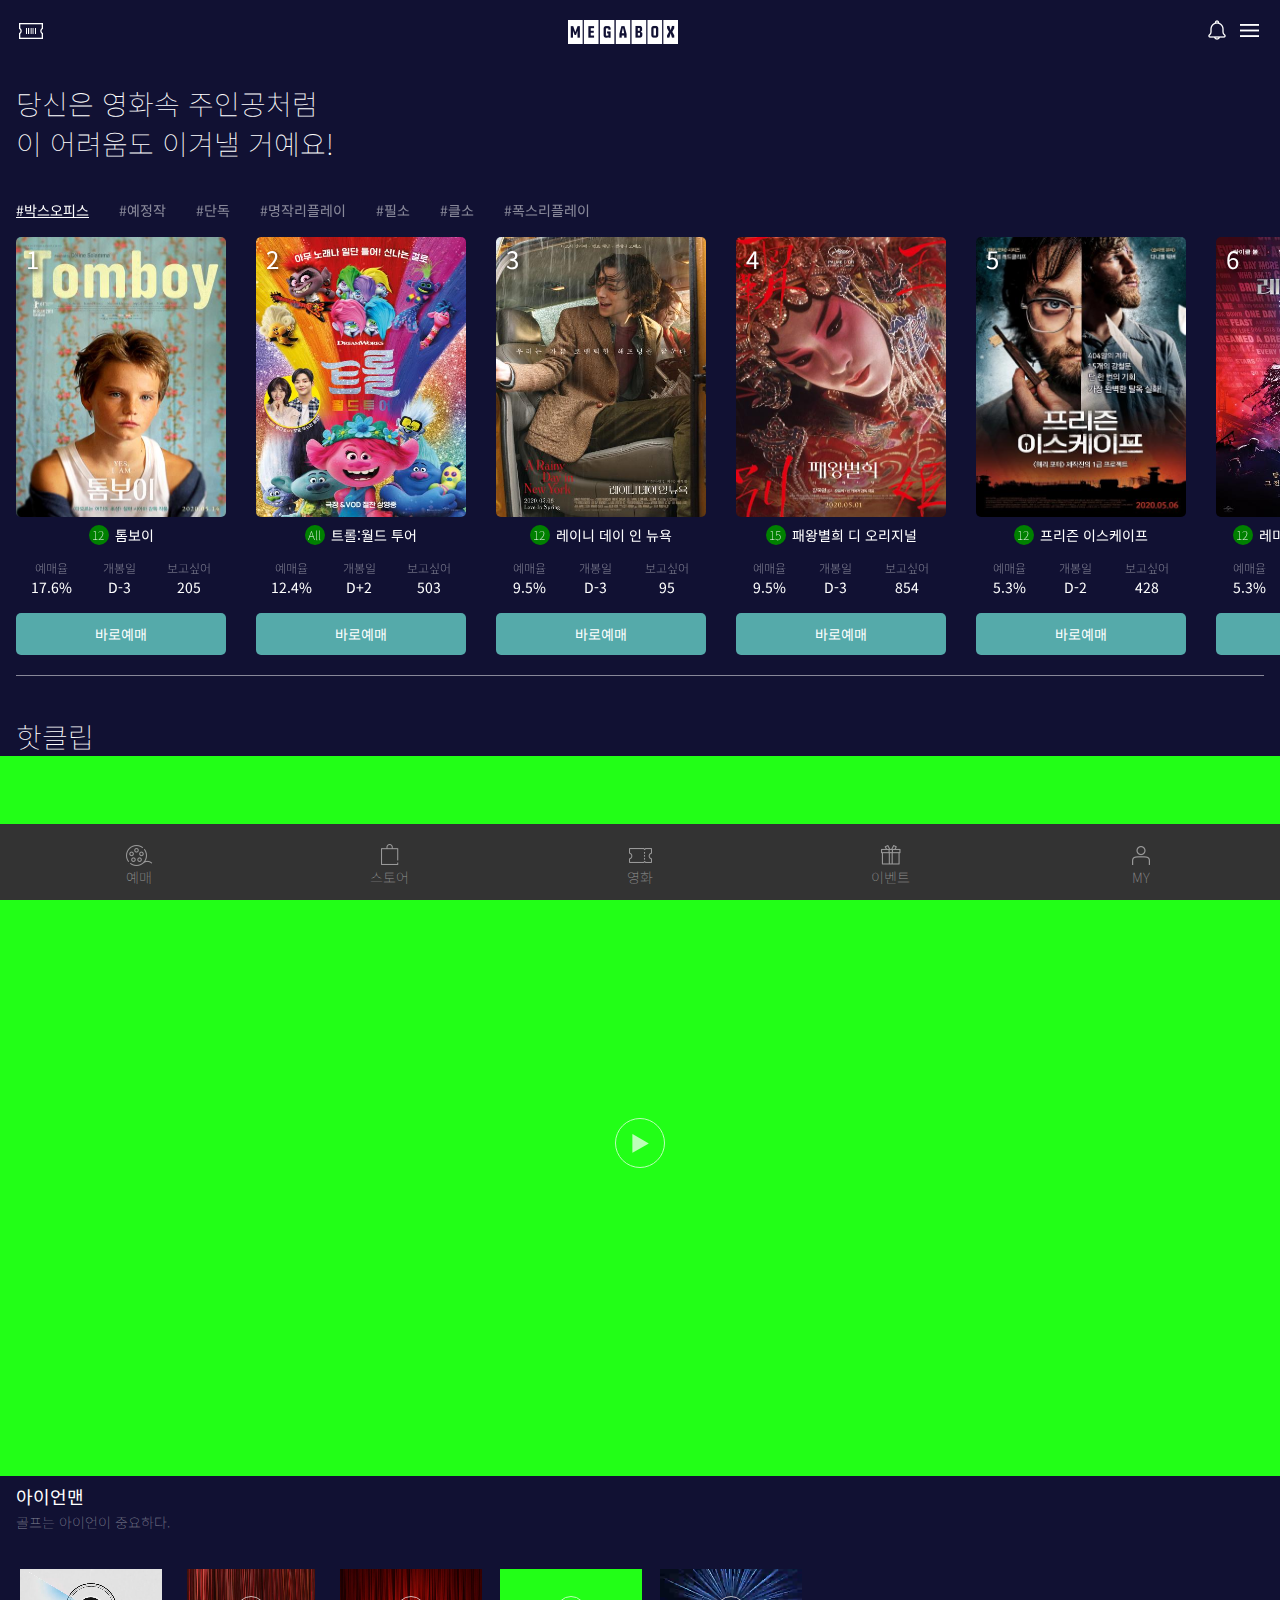
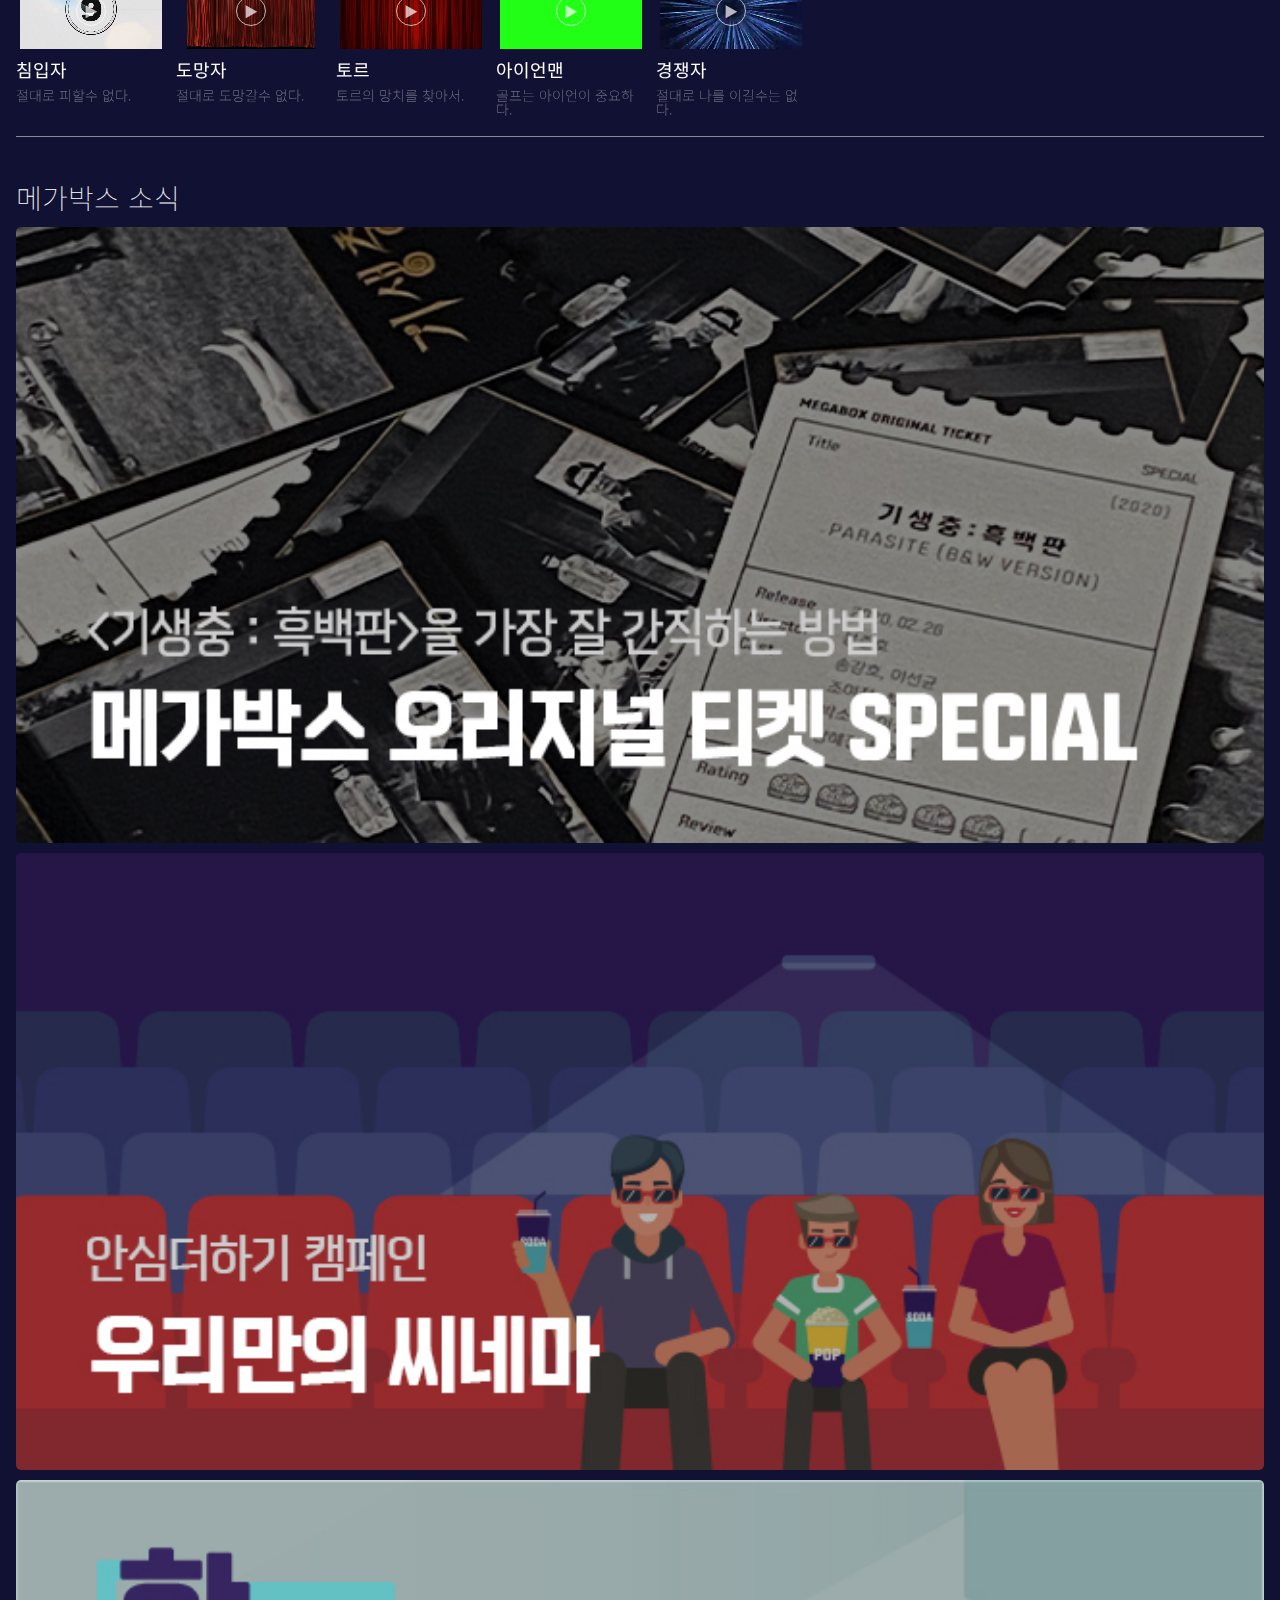
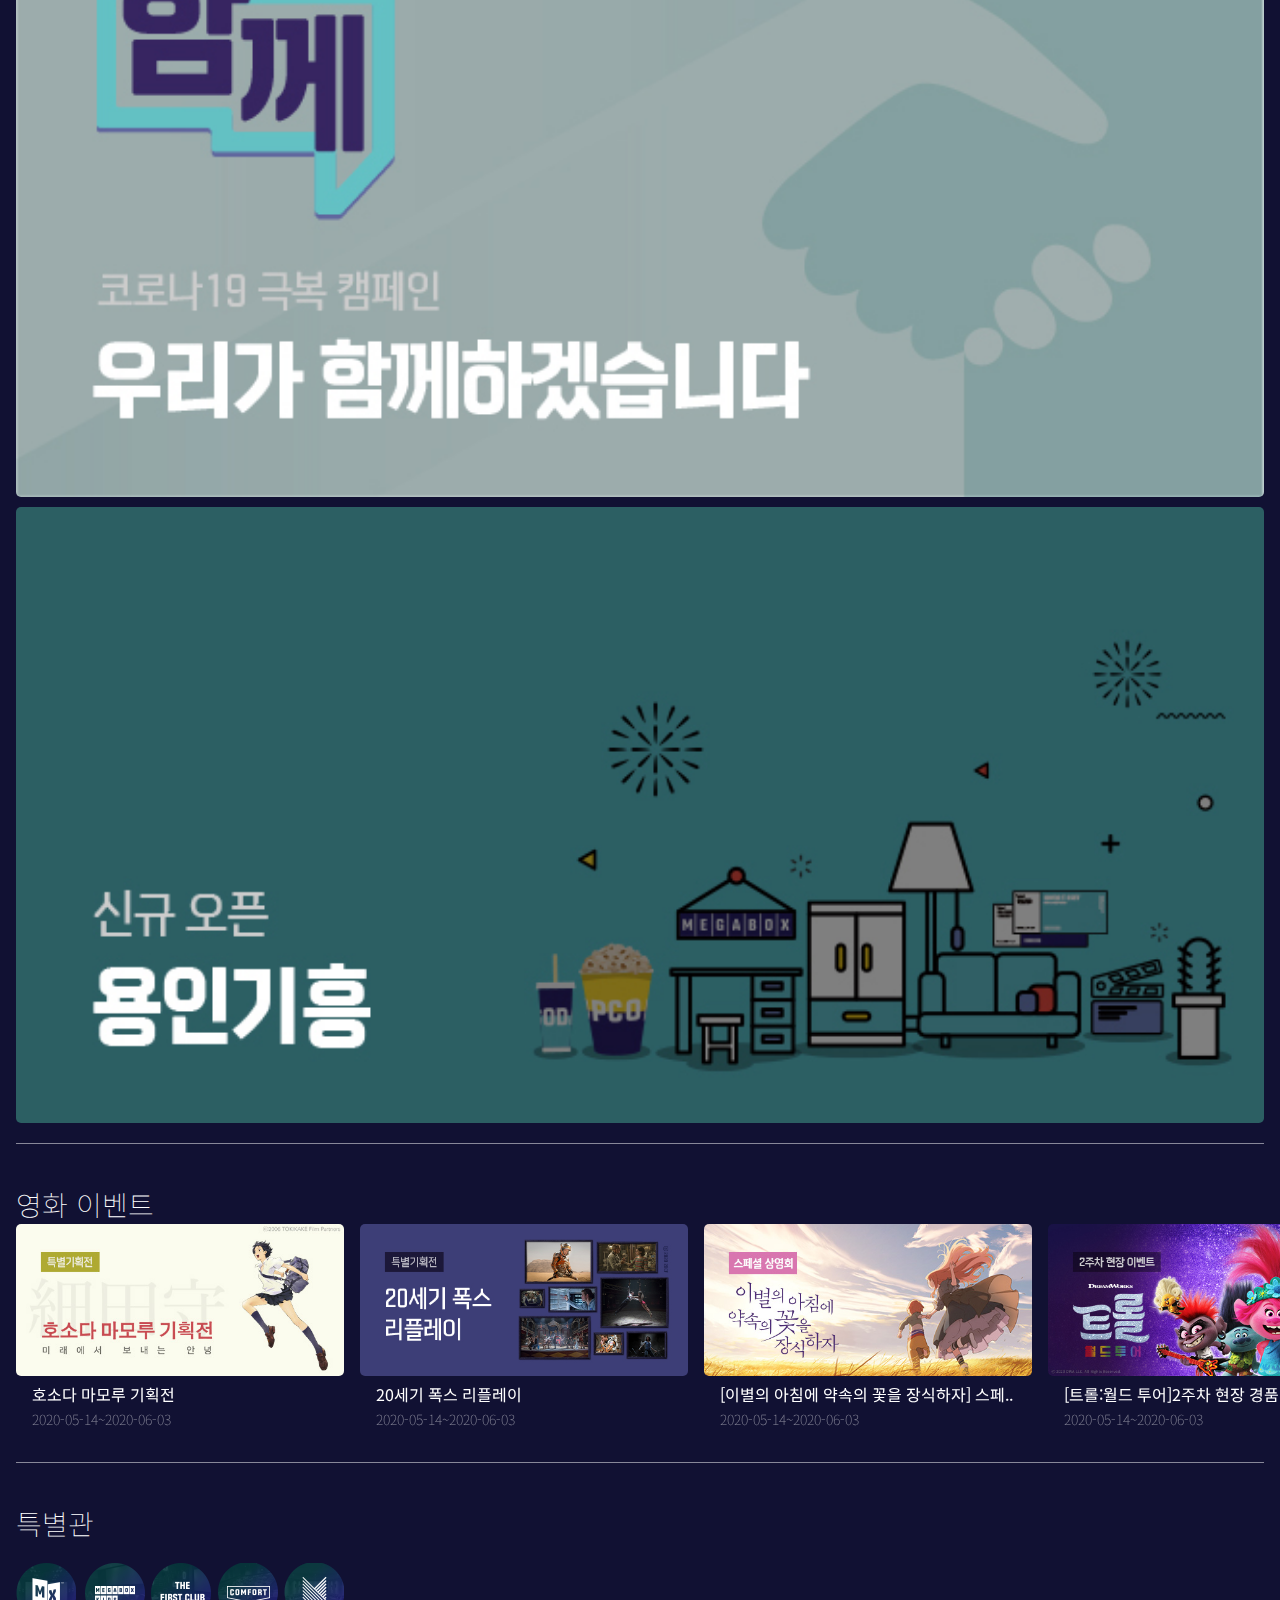
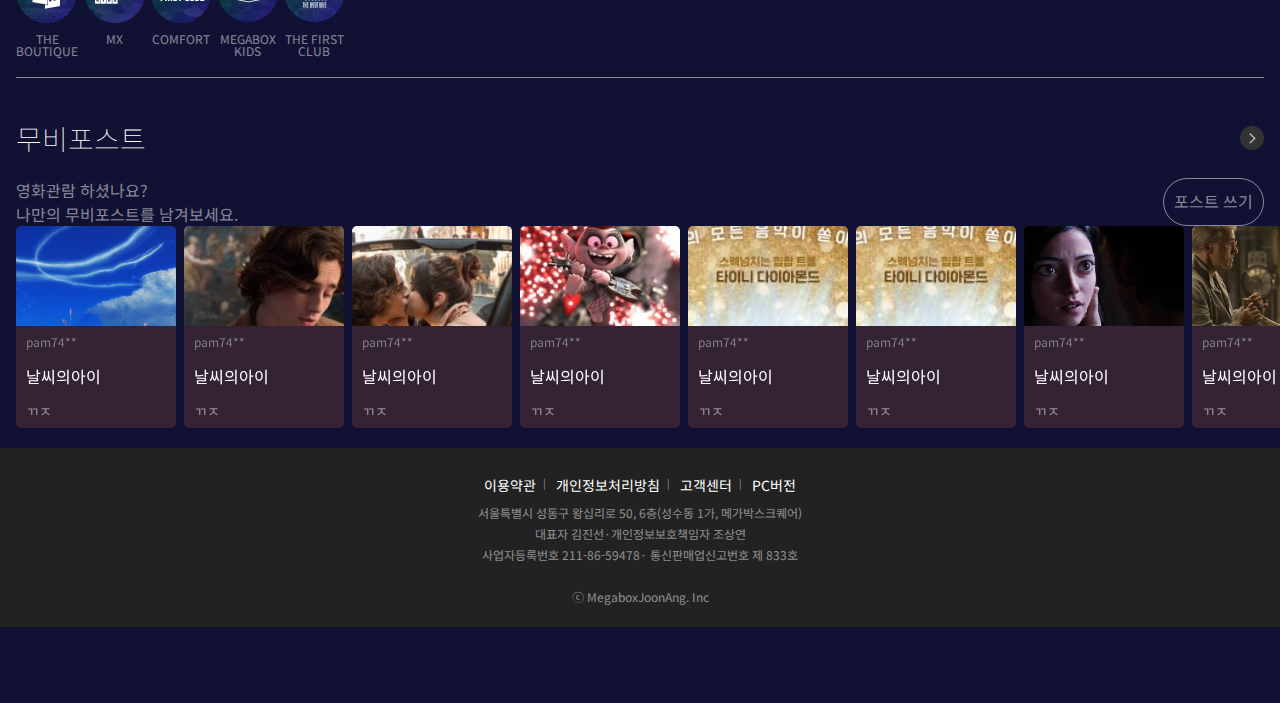
<file: mo/mobile_web.html>
<!DOCTYPE html>
<html lang="ko">
<head>
  <meta charset="UTF-8">
  <meta name="viewport" content="width=device-width, initial-scale=1.0">
    <!-- 제작자 -->
    <meta name="author" content="hong">
    <!-- 설명 -->
    <meta name="description" content="메가박스 사이트입니다.">
    <!-- 키워드 -->
    <meta name="keywords" content="메가박스, megabox, 영화, movie">
    <!-- 링크공유 -->
    <meta property="og:title" content="메가박스">
    <meta property="og:url" content="https://pam7462.github.io/megabox">
    <meta property="og:image" content="images/ogimage.png">
    <meta property="og:description" content="최고의 감동 메가박스와 함께 하세요">
    <!-- 파비콘 -->
    <link rel="shortcut icon" href="../images/favicon.ico">
    <!-- jQuery   -->
    <script src="../js/jquery-3.5.0.min.js"></script>
    <!-- swiper -->
    <link rel="stylesheet" href="../css/swiper.min.css">
    <script src="../js/swiper.min.js"></script>

    <script src="js/mo.js"></script>


    <!-- reset -->
    <link rel="stylesheet" href="../css/reset.css">

    <!-- 모바일기본스타일 -->
    <link rel="stylesheet" href="css/mo_basic.css">
    <!-- 상단하단고정바스타일 -->
    <link rel="stylesheet" href="css/top_bottom_bar.css">
    <!-- login_form스타일 -->
    <link rel="stylesheet" href="css/login_form.css">
    <!-- 버거메뉴 스타일 -->
    <link rel="stylesheet" href="css/burger.css">

    <!-- wrap스타일 -->
    <link rel="stylesheet" href="css/wrap.css">
    <style>
      .wrap{
        padding-top:63px;
        padding-bottom:76px;
        background:#111133;
      }
      .main_poster .swiper-slide::after{
        content:'바로예매';
        display:block;
        margin:10px 0 0;
        border-radius:5px;
        padding:14px;
        background-color:#55aaaa;
        text-align:center;
        color:white;
        cursor:pointer;
      }
      .main_menu{
        padding:40px 0 20px;
      }
      .main_menu .swiper-slide{
        width:auto;
      }
      .main_menu .swiper-slide a{
        color:rgba(255,255,255,0.5);
      }
      .main_menu .swiper-slide a.active{
        color:rgba(255,255,255,1);
        text-decoration:underline;
      }

      .main_poster .swiper-slide{
        width:210px;
      }
      .main_poster .swiper-slide img{
        width:100%;
        height:280px;
        border-radius:5px;
      }
      .main_poster_content{
        position:relative;
      }
      .main_poster_content>a{
        color:white;
      }
      .main_poster_content>a>p{
        display:flex;
        justify-content:center;
        align-items:center;
        height:36px;
      }
      .main_poster_content>a>p>.age{
        width:20px;
        height:20px;
        border-radius:50%;
        padding-right:2px;
        margin-right:6px;
        background:green;
        font-weight:100;
        font-size:12px;
        text-align:center;
        line-height:20px;
      }
      .main_poster_content>ul{
        display:flex;
        justify-content:space-around;
        align-items:center;
        height:50px;
        color:white;
        text-align:center;
      }
      .main_poster_content>ul>li>span{
        font-weight:200;
        font-size:12px;
        color:rgba(255,255,255,0.5);
        margin-bottom:6px;
      }
      .poster_num{
        position:absolute;
        left:10px;
        top:10px;
        font-size:24px;
        color:white;
        text-shadow:2px 2px 5px black;
      }

      /* 무비클립 스타일 */
      .movie_clip{
        position:relative;
        display:none;
      }
      .movie_clip.active{
        display:block;
      }
      .play_btn,.stop_btn{
        position:absolute;
        left:50%;
        top:50%;
        transform:translate(-50%, -50%);
        width:50px;
        height:50px;
        border:1px solid white;
        border-radius:50%;
        font-size:20px;
        color:white;
        display:flex;
        justify-content:center;        
        align-items:center;
        cursor:pointer;
        display:none;
        opacity:0.7;
      }
      .movie_clip>div.active{
        display:flex;
      }      
      .movie_clip_txt>span:first-child{
        font-size:18px;
        color:white;
        margin:10px 0;
      }
      .movie_clip_txt>span:last-child{
        font-weight:100;
        color:rgba(255,255,255,0.5);
      }

      .small_movie_clip{
        padding-top:40px;
      }
      .swiper-container03 .swiper-slide{
        width:150px;
        color:white;
      }
      .swiper-container03 .swiper-slide>video{
        width:100%;
        height:80px;
      }
      .swiper-container03 .swiper-slide>div{
        display:flex;
        width:30px;
        height:30px;
        font-size:14px;
        top:42px;
      }
      .swiper-container03 .swiper-slide>div.stop_btn{
        display:none;
      }
      .swiper-container03 .swiper-slide>p{
        padding:0;
      }
     
     /* 메가뉴스 */
     .mega_news .img{
       width:100%;
       margin:10px 0;
       border-radius:5px;
       overflow:hidden;
     }
     .mega_news .img img{
       width:100%;
     }

     /* 메가이벤트 */
     .swiper-container04 .swiper-slide{
       width:328px;
     }
     .swiper-container04 .swiper-slide:first-child{
       margin-left:16px;
     }
     .swiper-container04 .swiper-slide:last-child{
       margin-right:16px;
     }
     .swiper-container04 .swiper-slide .img{
       border-radius:5px;
       overflow: hidden;
       cursor:pointer;
     }
     .swiper-container04 .swiper-slide .img img{
       width:100%;
     }
     .swiper-container04 .swiper-slide .event_tit{
       color:white;
       font-size:16px;
       padding:10px 16px;

     }
     .swiper-container04 .swiper-slide .event_date{
       color:rgba(255,255,255,0.5);
       font-weight:100;
       padding:0 16px;
     }

     /* 특별관  */
    .special_list{
      display:flex;
      justify-content:space-between;
      width:328px;
    }
    .special_list .special_img{
      width:60px;
      height:60px;
      margin:20px 0 10px;
      background-image:url('images/ico-main-spritex2.png');
      background-size:334px 192px;
      background-position-y:-85px;
    }
    .special_list .special_img02{
      background-position-x:-62px;
    }
    .special_list .special_img03{
      background-position-x:-124px;
    }
    .special_list .special_img04{
      background-position-x:-186px;
    }
    .special_list .special_img05{
      background-position-x:-248px;
    }
    .special_list a{
      text-align:center;
      color:rgba(255,255,255,0.5);
    }
    .special_list a p{
      font-size:12px;
    }

    /* 무비포스트 */
    .movie_post h2{
      display:flex;
      justify-content:space-between;
      margin-bottom:20px;
    }
    .movie_post h2::after{
      content:'';
      display:block;
      width:24px;
      height:24px;
      margin-top:8px;
      background-image:url('images/ico-main-spritex2.png');
      background-size:334px 192px;
      background-position:-1px -50px;
      background-color:#333333;
      border-radius:50%;
    }
    .movie_post .movie_post_txt{
      display:flex;
      justify-content:space-between;
      color:rgba(255,255,255,0.5);
      font-size:16px;
      line-height: 24px;
    }
    .movie_post .movie_post_txt::after{
      content:'포스트 쓰기';
      display:block;
      height:auto;
      border:1px solid rgba(255,255,255,0.5);
      border-radius:30px;
      padding:10px;
      color:rgba(255,255,255,0.5);
    }

    .movie_post .swiper-slide{
      width:160px;
    }
    .movie_post .swiper-slide:first-child{
      margin-left:16px;
    }
    .movie_post .swiper-slide:last-child{
      margin-right:16px;
    }
    .movie_post_content{
      border-radius:5px;
      overflow: hidden;
      background-color:#342235;
    }
    .movie_post_content .post_img{
      height:100px;
      overflow: hidden;
      position:relative;
    }
    .movie_post_content .post_img img{
      width:200%;
      position: absolute;
      left:50%;
      top:-20%;
      transform:translateX(-50%);
    }

    .post_id{
      padding:10px;
      font-size:12px;
      color:gray;
    }
    .post_tit{
      padding:10px;
      font-size:16px;
      color:white;
    }
    .post_txt{
      padding:10px;
      color:rgba(255,255,255,0.5);
    }
    .footer{
      padding:20px 0;
      background-color:#222222;
      color:rgba(255,255,255,0.5);
    }
    .footer_menu{
      display:flex;
      justify-content:center;
      margin:10px 0;
    }
    .footer_menu li{
      position:relative;
      padding:0 10px;
    }
    .footer_menu li::after{
      content:'|';
      display:inline-block;
      font-size:10px;
      position: absolute;
      right:0;
    }
    .footer_menu li:last-child::after{
      display:none;
    }
    .footer_menu a{
      color:white;
    }
    .footer p{
      text-align:center;
      line-height:21px;
      font-size:12px;
    }
    </style>


  <title>라이프시어터</title>
</head>
<body>

  <!-- 상단하단고정바 -->
  <div class="static_menu">
    <ul class="static_top">
      <li>
        <a href="#">
          <img id="ticket_btn" src="images/ico-ticket-w.png" alt="ticket">
        </a>
      </li>
      <li>
        <a href="mobile_web.html">
          <img src="images/logo-white.png" alt="white_logo">
        </a>
      </li>
      <li>
        <a href="#">
          <img id="alarm_btn" src="images/ico-alarm.png" alt="alarm">
          <img id="toggle_btn" src="images/ico-burger-w.png" alt="burger">
        </a>
      </li>
    </ul>
    <ul class="static_bottom">
      <li class="static_bottom_btn">
        <a href="#">
          <img class="bnb01" src="images/ico-bnb-movie.png" alt="movie">
          <img class="bnb02" src="images/ico-bnb-movie-on.png" alt="movie-on">
          <p>예매</p>
        </a>
      </li>
      <li class="static_bottom_btn">
        <a href="#">
          <img class="bnb01" src="images/ico-bnb-store.png" alt="store">
          <img class="bnb02" src="images/ico-bnb-store-on.png" alt="store-on">
          <p>스토어</p>
        </a>
      </li>
      <li class="static_bottom_btn">
        <a href="#">
          <img class="bnb01" src="images/ico-bnb-reserve.png" alt="reserve">
          <img class="bnb02" src="images/ico-bnb-reserve-on.png" alt="reserve-on">
          <p>영화</p>
        </a>
      </li>
      <li class="static_bottom_btn">
        <a href="#">
          <img class="bnb01" src="images/ico-bnb-event.png" alt="event">
          <img class="bnb02" src="images/ico-bnb-event-on.png" alt="event-on">
          <p>이벤트</p>
        </a>
      </li>
      <li class="static_bottom_btn">
        <a href="#">
          <img class="bnb01" src="images/ico-bnb-mymega.png" alt="mymega">
          <img class="bnb02" src="images/ico-bnb-mymega-on.png" alt="mymega-on">
          <p>MY</p>
        </a>
      </li>
    </ul>
  </div>

  <!-- 로그인폼 -->
  <div class="login_form">
    <div class="container01">
      <form>
        <div class="login_tit">
          <p>로그인</p>
          <img id="close_btn" src="images/ico-close.png" alt="닫기">
        </div>
        <div class="login_content">
          <input class="id_pass" type="text" placeholder="아이디">
          <input class="id_pass" type="password" placeholder="비밀번호">
          <div class="id_save">
            <input type="checkbox" id="save_id">
            <label for="save_id"><span>아이디 저장</span></label>
          </div>
          <input type="button" value="로그인">
          <ul class="login_search">
            <li><a href="#">ID/PW찾기</a></li>
            <li><a href="#">회원가입</a></li>
            <li><a href="#">비회원 예매확인</a></li>
          </ul>
          <ul class="login_sns">
            <li>
              <a href="#">
                <img src="images/ico-facebook2.png" alt="facebook">
              </a>
            </li>
            <li>
              <a href="#">
                <img src="images/ico-naver.png" alt="naver">
              </a>
            </li>
            <li>
              <a href="#">
                <img src="images/ico-kakao.png" alt="kakao">
              </a>
            </li>
            <li>
              <a href="#">
                <img src="images/ico-payco.png" alt="payco">
              </a>
            </li>
          </ul>
        </div>
      </form>
    </div>
  </div>

  <!-- 버거메뉴 -->
  <div class="burger_menu">
    <nav>
      <div class="nav_top">
        <div class="nav_header">
          <p><span id="login_txt">로그인</span>후 이용하세요</p>
          <a href="mobile_web.html">
            <img src="images/ico-rnb-home.png" alt="home">
          </a>
          <a href="#" onclick="return false;">
            <img id="burger_close_btn" src="images/ico-rnb-close.png" alt="close">
          </a>
        </div>
        <div class="nav_join">
          <a href="#">
            <img src="images/ico-rnb-join.png" alt="join">
            회원가입
          </a>
          <a href="#">
            <img src="images/ico-rnb-ticketing.png" alt="join">
            비회원 예매확인
          </a>
        </div>
      </div>
      <div class="nav_content">
        <ul class="nav_quick_icon">
          <li>
            <a href="#">
              <img src="images/ico-rnb-movie.png" alt="movie">
              <span>영화별 예매</span>
            </a>
          </li>
          <li>
            <a href="#">
              <img src="images/ico-rnb-theater.png" alt="theater">
              <span>극장별 예매</span>
            </a>
          </li>
          <li>
            <a href="#">
              <img src="images/ico-rnb-mymega.png" alt="mymega">
              <span>나의 메가박스</span>
            </a>
          </li>
          <li>
            <a href="#">
              <img src="images/ico-rnb-post.png" alt="post">
              <span>영화</span>
            </a>
          </li>
          <li>
            <a href="#">
              <img src="images/ico-rnb-store.png" alt="store">
              <span>스토어</span>
            </a>
          </li>
          <li>
            <a href="#">
              <img src="images/ico-rnb-event.png" alt="event">
              <span>이벤트</span>
            </a>
          </li>
        </ul>
        <ul class="nav_list">
          <li>
            <a href="#">
              극장안내
            </a>
          </li>
          <li>
            <a href="#">
              무비포스트
            </a>
          </li>
          <li>
            <a href="#">
              더 부티크 프라이빗 예매
            </a>
          </li>
          <li>
            <a href="#">
              제휴/할인 안내
            </a>
          </li>
          <li class="member_main">
            <a href="#" id="member_btn">
              멤버십 안내
            </a>
            <ul class="member_sub">
              <li><a href="#">· 스페셜 멤버십</a></li>
              <li><a href="#">· 멤버십 안내</a></li>
              <li><a href="#">· VIP LOUNGE</a></li>
            </ul>
          </li>
          <li class="center">
            <a href="#">
              고객센터
            </a>
          </li>
          <li>
            <a href="#" onclick="return false;">
              [공지][카카오페이] 국민카드 전산시스...
            </a>
          </li>
        </ul>
      </div>
      <div class="nav_bottom">
        <img src="images/burger_banner.jpg" alt="burger_banner">
      </div>
    </nav>
  </div>

  <!-- 본문 -->
  <div class="wrap">
    <section class="section main">
      <article class="container02">
        <h2>
          당신은 영화속 주인공처럼<br>
          이 어려움도 이겨낼 거예요!
        </h2>
        <div class="swiper-container main_menu">
          <div class="swiper-wrapper">
            <div class="swiper-slide">
              <a href="#" class="active">#박스오피스</a>
            </div>
            <div class="swiper-slide">
              <a href="#">#예정작</a>
            </div>
            <div class="swiper-slide">
              <a href="#">#단독</a>
            </div>
            <div class="swiper-slide">
              <a href="#">#명작리플레이</a>
            </div>
            <div class="swiper-slide">
              <a href="#">#필소</a>
            </div>
            <div class="swiper-slide">
              <a href="#">#클소</a>
            </div>
            <div class="swiper-slide">
              <a href="#">#폭스리플레이</a>
            </div>
          </div>
        </div>
        <div class="swiper-container main_poster">
          <div class="swiper-wrapper">
            <div class="swiper-slide swiper-slide00">
              <div class="main_poster_content">
                <a href="#">
                  <img src="images/main_poster00.jpg" alt="포스터00">
                  <p><span class="age">12</span><span>톰보이</span></p>
                </a>
                <ul>
                  <li>
                    <span>예매율</span>
                    <p>17.6%</p>
                  </li>
                  <li>
                    <span>개봉일</span>
                    <p>D-3</p>
                  </li>
                  <li>
                    <span>보고싶어</span>
                    <p>205</p>
                  </li>
                </ul>
                <div class="poster_num">
                  1
                </div>
              </div>
            </div>
            <div class="swiper-slide swiper-slide01">
              <div class="main_poster_content">
                <a href="#">
                  <img src="images/main_poster01.jpg" alt="포스터01">
                  <p><span class="age">All</span><span>트롤:월드 투어</span></p>
                </a>
                <ul>
                  <li>
                    <span>예매율</span>
                    <p>12.4%</p>
                  </li>
                  <li>
                    <span>개봉일</span>
                    <p>D+2</p>
                  </li>
                  <li>
                    <span>보고싶어</span>
                    <p>503</p>
                  </li>
                </ul>
                <div class="poster_num">
                  2
                </div>
              </div>
            </div>
            <div class="swiper-slide swiper-slide02">
              <div class="main_poster_content">
                <a href="#">
                  <img src="images/main_poster02.jpg" alt="포스터02">
                  <p><span class="age">12</span><span>레이니 데이 인 뉴욕</span></p>
                </a>
                <ul>
                  <li>
                    <span>예매율</span>
                    <p>9.5%</p>
                  </li>
                  <li>
                    <span>개봉일</span>
                    <p>D-3</p>
                  </li>
                  <li>
                    <span>보고싶어</span>
                    <p>95</p>
                  </li>
                </ul>
                <div class="poster_num">
                  3
                </div>
              </div>
            </div>
            <div class="swiper-slide swiper-slide03">
              <div class="main_poster_content">
                <a href="#">
                  <img src="images/main_poster03.jpg" alt="포스터03">
                  <p><span class="age">15</span><span>패왕별희 디 오리지널</span></p>
                </a>
                <ul>
                  <li>
                    <span>예매율</span>
                    <p>9.5%</p>
                  </li>
                  <li>
                    <span>개봉일</span>
                    <p>D-3</p>
                  </li>
                  <li>
                    <span>보고싶어</span>
                    <p>854</p>
                  </li>
                </ul>
                <div class="poster_num">
                  4
                </div>
              </div>
            </div>
            <div class="swiper-slide swiper-slide04">
              <div class="main_poster_content">
                <a href="#">
                  <img src="images/main_poster04.jpg" alt="포스터04">
                  <p><span class="age">12</span><span>프리즌 이스케이프</span></p>
                </a>
                <ul>
                  <li>
                    <span>예매율</span>
                    <p>5.3%</p>
                  </li>
                  <li>
                    <span>개봉일</span>
                    <p>D-2</p>
                  </li>
                  <li>
                    <span>보고싶어</span>
                    <p>428</p>
                  </li>
                </ul>
                <div class="poster_num">
                  5
                </div>
              </div>
            </div>
            <div class="swiper-slide swiper-slide05">
              <div class="main_poster_content">
                <a href="#">
                  <img src="images/main_poster05.jpg" alt="포스터05">
                  <p><span class="age">12</span><span>레미제라블:뮤지컬 콘서트</span></p>
                </a>
                <ul>
                  <li>
                    <span>예매율</span>
                    <p>5.3%</p>
                  </li>
                  <li>
                    <span>개봉일</span>
                    <p>D-2</p>
                  </li>
                  <li>
                    <span>보고싶어</span>
                    <p>429</p>
                  </li>
                </ul>
                <div class="poster_num">
                  6
                </div>
              </div>
            </div>
            <div class="swiper-slide swiper-slide06">
              <div class="main_poster_content">
                <a href="#">
                  <img src="images/main_poster06.jpg" alt="포스터06">
                  <p><span class="age">All</span><span>[오페라]마담 버터클라..</span></p>
                </a>
                <ul>
                  <li>
                    <span>예매율</span>
                    <p>3.2%</p>
                  </li>
                  <li>
                    <span>개봉일</span>
                    <p>D+5</p>
                  </li>
                  <li>
                    <span>보고싶어</span>
                    <p>28</p>
                  </li>
                </ul>
                <div class="poster_num">
                  7
                </div>
              </div>
            </div>
            <div class="swiper-slide swiper-slide07">
              <div class="main_poster_content">
                <a href="#">
                  <img src="images/main_poster07.jpg" alt="포스터07">
                  <p><span class="age">12</span><span>저 산 너머</span></p>
                </a>
                <ul>
                  <li>
                    <span>예매율</span>
                    <p>3.2%</p>
                  </li>
                  <li>
                    <span>개봉일</span>
                    <p>D+4</p>
                  </li>
                  <li>
                    <span>보고싶어</span>
                    <p>84</p>
                  </li>
                </ul>
                <div class="poster_num">
                  8
                </div>
              </div>
            </div>
            <div class="swiper-slide swiper-slide08">
              <div class="main_poster_content">
                <a href="#">
                  <img src="images/main_poster08.jpg" alt="포스터08">
                  <p><span class="age">12</span><span>[오페라]리골레토</span></p>
                </a>
                <ul>
                  <li>
                    <span>예매율</span>
                    <p>3.1%</p>
                  </li>
                  <li>
                    <span>개봉일</span>
                    <p>D-3</p>
                  </li>
                  <li>
                    <span>보고싶어</span>
                    <p>259</p>
                  </li>
                </ul>
                <div class="poster_num">
                  9
                </div>
              </div>
            </div>
            <div class="swiper-slide swiper-slide09">
              <div class="main_poster_content">
                <a href="#">
                  <img src="images/main_poster09.jpg" alt="포스터09">
                  <p><span class="age">12</span><span>라라랜드</span></p>
                </a>
                <ul>
                  <li>
                    <span>예매율</span>
                    <p>17.6%</p>
                  </li>
                  <li>
                    <span>개봉일</span>
                    <p>D-3</p>
                  </li>
                  <li>
                    <span>보고싶어</span>
                    <p>205</p>
                  </li>
                </ul>
                <div class="poster_num">
                  10
                </div>
              </div>
            </div>
            <div class="swiper-slide swiper-slide10">
              <div class="main_poster_content">
                <a href="#">
                  <img src="images/main_poster10.jpg" alt="포스터10">
                  <p><span class="age">15</span><span>날씨의 아이</span></p>
                </a>
                <ul>
                  <li>
                    <span>예매율</span>
                    <p>1.8%</p>
                  </li>
                  <li>
                    <span>개봉일</span>
                    <p>D-1</p>
                  </li>
                  <li>
                    <span>보고싶어</span>
                    <p>5</p>
                  </li>
                </ul>
                <div class="poster_num">
                  11
                </div>
              </div>
            </div>
            <div class="swiper-slide swiper-slide11">
              <div class="main_poster_content">
                <a href="#">
                  <img src="images/main_poster11.jpg" alt="포스터11">
                  <p><span class="age">12</span><span>이별의 아침에 약속의 꽃..</span></p>
                </a>
                <ul>
                  <li>
                    <span>예매율</span>
                    <p>1.8%</p>
                  </li>
                  <li>
                    <span>개봉일</span>
                    <p>D+9</p>
                  </li>
                  <li>
                    <span>보고싶어</span>
                    <p>85</p>
                  </li>
                </ul>
                <div class="poster_num">
                  12
                </div>
              </div>
            </div>
            <div class="swiper-slide swiper-slide12">
              <div class="main_poster_content">
                <a href="#">
                  <img src="images/main_poster12.jpg" alt="포스터12">
                  <p><span class="age">18</span><span>[오페라]피델리오</span></p>
                </a>
                <ul>
                  <li>
                    <span>예매율</span>
                    <p>1.8%</p>
                  </li>
                  <li>
                    <span>개봉일</span>
                    <p>D-3</p>
                  </li>
                  <li>
                    <span>보고싶어</span>
                    <p>21</p>
                  </li>
                </ul>
                <div class="poster_num">
                  13
                </div>
              </div>
            </div>
            <div class="swiper-slide swiper-slide13">
              <div class="main_poster_content">
                <a href="#">
                  <img src="images/main_poster13.jpg" alt="포스터13">
                  <p><span class="age">18</span><span>1917</span></p>
                </a>
                <ul>
                  <li>
                    <span>예매율</span>
                    <p>17.6%</p>
                  </li>
                  <li>
                    <span>개봉일</span>
                    <p>D-3</p>
                  </li>
                  <li>
                    <span>보고싶어</span>
                    <p>205</p>
                  </li>
                </ul>
                <div class="poster_num">
                  14
                </div>
              </div>
            </div>
            <div class="swiper-slide swiper-slide14">
              <div class="main_poster_content">
                <a href="#">
                  <img src="images/main_poster14.jpg" alt="포스터14">
                  <p><span class="age">12</span><span>나의 청춘은 너의 것</span></p>
                </a>
                <ul>
                  <li>
                    <span>예매율</span>
                    <p>1.7%</p>
                  </li>
                  <li>
                    <span>개봉일</span>
                    <p>D-0</p>
                  </li>
                  <li>
                    <span>보고싶어</span>
                    <p>290</p>
                  </li>
                </ul>
                <div class="poster_num">
                  15
                </div>
              </div>
            </div>
          </div>
        </div>
      </article>
      <div class="container01">
        <hr>
      </div>      
    </section>
    <section class="section hot_clip">
      <article>
        <h2 class="container01">핫클립</h2>
        <div class="movie_clip active">
          <video width="100%">
            <source src="media/movie_clip01.mp4">            
          </video>
          <div class="play_btn active">
            ▶
          </div>
          <div class="stop_btn">
            ||
          </div>
          <p class="container01 movie_clip_txt">
            <span>침입자</span>
            <span>절대로 피할수 없다.</span>
          </p>
        </div>
        <div class="movie_clip">
          <video width="100%">
            <source src="media/movie_clip02.mp4">            
          </video>
          <div class="play_btn active">
            ▶
          </div>
          <div class="stop_btn">
            ||
          </div>
          <p class="container01 movie_clip_txt">
            <span>도망자</span>
            <span>절대로 도망갈수 없다.</span>
          </p>
        </div>
        <div class="movie_clip">
          <video width="100%">
            <source src="media/movie_clip03.mp4">            
          </video>
          <div class="play_btn active">
            ▶
          </div>
          <div class="stop_btn">
            ||
          </div>
          <p class="container01 movie_clip_txt">
            <span>토르</span>
            <span>토르의 망치를 찾아서.</span>
          </p>
        </div>
        <div class="movie_clip">
          <video width="100%">
            <source src="media/movie_clip04.mp4">            
          </video>
          <div class="play_btn active">
            ▶
          </div>
          <div class="stop_btn">
            ||
          </div>
          <p class="container01 movie_clip_txt">
            <span>아이언맨</span>
            <span>골프는 아이언이 중요하다.</span>
          </p>
        </div>
        <div class="movie_clip">
          <video width="100%">
            <source src="media/movie_clip05.mp4">            
          </video>
          <div class="play_btn active">
            ▶
          </div>
          <div class="stop_btn">
            ||
          </div>
          <p class="container01 movie_clip_txt">
            <span>경쟁자</span>
            <span>절대로 나를 이길수는 없다.</span>
          </p>
        </div>
      </article>
      <article class="small_movie_clip container02">
        <div class="swiper-container swiper-container03">
          <div class="swiper-wrapper">
            <div class="swiper-slide">
              <video width="100%">
                <source src="media/movie_clip01.mp4">            
              </video>
              <div class="play_btn" id="play01">
                ▶
              </div>
              <div class="stop_btn">
                ||
              </div>
              <p class="container01 movie_clip_txt">
                <span>침입자</span>
                <span>절대로 피할수 없다.</span>
              </p>
            </div>
            <div class="swiper-slide">
              <video width="100%">
                <source src="media/movie_clip02.mp4">            
              </video>
              <div class="play_btn" id="play02">
                ▶
              </div>
              <div class="stop_btn">
                ||
              </div>
              <p class="container01 movie_clip_txt">
                <span>도망자</span>
                <span>절대로 도망갈수 없다.</span>
              </p>
            </div>
            <div class="swiper-slide">
              <video width="100%">
                <source src="media/movie_clip03.mp4">            
              </video>
              <div class="play_btn" id="play03">
                ▶
              </div>
              <div class="stop_btn">
                ||
              </div>
              <p class="container01 movie_clip_txt">
                <span>토르</span>
                <span>토르의 망치를 찾아서.</span>
              </p>
            </div>
            <div class="swiper-slide">
              <video width="100%">
                <source src="media/movie_clip04.mp4">            
              </video>
              <div class="play_btn" id="play04">
                ▶
              </div>
              <div class="stop_btn">
                ||
              </div>
              <p class="container01 movie_clip_txt">
                <span>아이언맨</span>
                <span>골프는 아이언이 중요하다.</span>
              </p>
            </div>
            <div class="swiper-slide">
              <video width="100%">
                <source src="media/movie_clip05.mp4">            
              </video>
              <div class="play_btn" id="play05">
                ▶
              </div>
              <div class="stop_btn">
                ||
              </div>
              <p class="container01 movie_clip_txt">
                <span>경쟁자</span>
                <span>절대로 나를 이길수는 없다.</span>
              </p>
            </div>
          </div>
        </div>
      </article>
      <div class="container01">
        <hr>
      </div>
    </section>
    <section class="section mega_news">
      <article class="container01">
        <h2>메가박스 소식</h2>
        <div class="img">
          <a href="#">
            <img src="images/mega_news01.jpg" alt="메가뉴스01">
          </a>
        </div>
        <div class="img">
          <a href="#">
            <img src="images/mega_news02.jpg" alt="메가뉴스02">
          </a>
        </div>
        <div class="img">
          <a href="#">
            <img src="images/mega_news03.jpg" alt="메가뉴스03">
          </a>
        </div>
        <div class="img">
          <a href="#">
            <img src="images/mega_news04.jpg" alt="메가뉴스04">
          </a>
        </div>
      </article>
      <div class="container01">
        <hr>
      </div> 
    </section>
    <section class="section movie_event">
      <h2 class="container01">영화 이벤트</h2>
      <div class="swiper-container swiper-container04">
        <div class="swiper-wrapper">
          <div class="swiper-slide">
            <div class="img">
              <img src="images/event_img01.jpg" alt="이벤트01">
            </div>
            <p class="event_tit">호소다 마모루 기획전</p>
            <p class="event_date">2020-05-14~2020-06-03</p>
          </div>
          <div class="swiper-slide">
            <div class="img">
              <img src="images/event_img02.jpg" alt="이벤트02">
            </div>
            <p class="event_tit">20세기 폭스 리플레이</p>
            <p class="event_date">2020-05-14~2020-06-03</p>
          </div>
          <div class="swiper-slide">
            <div class="img">
              <img src="images/event_img03.jpg" alt="이벤트03">
            </div>
            <p class="event_tit">[이별의 아침에 약속의 꽃을 장식하자] 스페..</p>
            <p class="event_date">2020-05-14~2020-06-03</p>
          </div>
          <div class="swiper-slide">
            <div class="img">
              <img src="images/event_img04.jpg" alt="이벤트04">
            </div>
            <p class="event_tit">[트롤:월드 투어]2주차 현장 경품 이벤트</p>
            <p class="event_date">2020-05-14~2020-06-03</p>
          </div>
          <div class="swiper-slide">
            <div class="img">
              <img src="images/event_img05.jpg" alt="이벤트05">
            </div>
            <p class="event_tit">[저 산 너머] 개봉기념 현장 할인 이벤트</p>
            <p class="event_date">2020-05-14~2020-06-03</p>
          </div>
          <div class="swiper-slide">
            <div class="img">
              <img src="images/event_img06.jpg" alt="이벤트06">
            </div>
            <p class="event_tit">[톰보이] 필름 소사이어티 굿즈 패키지 상영회</p>
            <p class="event_date">2020-05-14~2020-06-03</p>
          </div>
          <div class="swiper-slide">
            <div class="img">
              <img src="images/event_img07.jpg" alt="이벤트07">
            </div>
            <p class="event_tit">[레이니 데이 인 뉴욕] 로즈데이 로맨틱...</p>
            <p class="event_date">2020-05-14~2020-06-03</p>
          </div>
          <div class="swiper-slide">
            <div class="img">
              <img src="images/event_img08.jpg" alt="이벤트08">
            </div>
            <p class="event_tit">[범털] 굿즈패키지 상영회</p>
            <p class="event_date">2020-05-14~2020-06-03</p>
          </div>
          <div class="swiper-slide">
            <div class="img">
              <img src="images/event_img09.jpg" alt="이벤트09">
            </div>
            <p class="event_tit">클래식 소사이어티 오페라[마산 지점]...</p>
            <p class="event_date">2020-05-14~2020-06-03</p>
          </div>
          <div class="swiper-slide">
            <div class="img">
              <img src="images/event_img10.jpg" alt="이벤트10">
            </div>
            <p class="event_tit">[레이니 데이 인 뉴욕] 현장 경품 이벤트</p>
            <p class="event_date">2020-05-14~2020-06-03</p>
          </div>
          <div class="swiper-slide">
            <div class="img">
              <img src="images/event_img11.jpg" alt="이벤트11">
            </div>
            <p class="event_tit">[킹 오브 프리즘 올스타즈-프리즘 쇼...</p>
            <p class="event_date">2020-05-14~2020-06-03</p>
          </div>
        </div>
      </div>
      <div class="container01">
        <hr>
      </div>
    </section>
    <section class="section special">
      <div class="container01">
        <h2>특별관</h2>
        <ul class="special_list">
          <li>
            <a href="#">
              <div class="special_img special_img01"></div>
              <p>THE<br>BOUTIQUE</p>
            </a>
          </li>
          <li>
            <a href="#">
              <div class="special_img special_img02"></div>
              <p>MX</p>
            </a>
          </li>
          <li>
            <a href="#">
              <div class="special_img special_img03"></div>
              <p>COMFORT</p>
            </a>
          </li>
          <li>
            <a href="#">
              <div class="special_img special_img04"></div>
              <p>MEGABOX<br>KIDS</p>
            </a>
          </li>
          <li>
            <a href="#">
              <div class="special_img special_img05"></div>
              <p>THE FIRST<br>CLUB</p>
            </a>
          </li>
        </ul>
        <hr>
      </div>
    </section>
    <section class="section movie_post">
      <div class="container01">
        <h2>무비포스트</h2>
        <p class="movie_post_txt">
          영화관람 하셨나요?<br>
          나만의 무비포스트를 남겨보세요.
        </p>
      </div>
      
      <div class="swiper-container swiper-container05">
        <div class="swiper-wrapper">
          <div class="swiper-slide">
            <div class="movie_post_content">
              <div class="post_img">
                <img src="images/post_img01.jpg" alt="post01">
              </div>
              <p class="post_id">pam74**</p>
              <p class="post_tit">날씨의아이</p>
              <p class="post_txt">ㄲㅈ</p>
            </div>
          </div>
          <div class="swiper-slide">
            <div class="movie_post_content">
              <div class="post_img">
                <img src="images/post_img02.jpg" alt="post02">
              </div>
              <p class="post_id">pam74**</p>
              <p class="post_tit">날씨의아이</p>
              <p class="post_txt">ㄲㅈ</p>
            </div>
          </div>
          <div class="swiper-slide">
            <div class="movie_post_content">
              <div class="post_img">
                <img src="images/post_img03.jpg" alt="post03">
              </div>
              <p class="post_id">pam74**</p>
              <p class="post_tit">날씨의아이</p>
              <p class="post_txt">ㄲㅈ</p>
            </div>
          </div>
          <div class="swiper-slide">
            <div class="movie_post_content">
              <div class="post_img">
                <img src="images/post_img04.jpg" alt="post04">
              </div>
              <p class="post_id">pam74**</p>
              <p class="post_tit">날씨의아이</p>
              <p class="post_txt">ㄲㅈ</p>
            </div>
          </div>
          <div class="swiper-slide">
            <div class="movie_post_content">
              <div class="post_img">
                <img src="images/post_img05.jpg" alt="post05">
              </div>
              <p class="post_id">pam74**</p>
              <p class="post_tit">날씨의아이</p>
              <p class="post_txt">ㄲㅈ</p>
            </div>
          </div>
          <div class="swiper-slide">
            <div class="movie_post_content">
              <div class="post_img">
                <img src="images/post_img05.jpg" alt="post05">
              </div>
              <p class="post_id">pam74**</p>
              <p class="post_tit">날씨의아이</p>
              <p class="post_txt">ㄲㅈ</p>
            </div>
          </div>
          <div class="swiper-slide">
            <div class="movie_post_content">
              <div class="post_img">
                <img src="images/post_img07.jpg" alt="post07">
              </div>
              <p class="post_id">pam74**</p>
              <p class="post_tit">날씨의아이</p>
              <p class="post_txt">ㄲㅈ</p>
            </div>
          </div>
          <div class="swiper-slide">
            <div class="movie_post_content">
              <div class="post_img">
                <img src="images/post_img08.jpg" alt="post08">
              </div>
              <p class="post_id">pam74**</p>
              <p class="post_tit">날씨의아이</p>
              <p class="post_txt">ㄲㅈ</p>
            </div>
          </div>
          <div class="swiper-slide">
            <div class="movie_post_content">
              <div class="post_img">
                <img src="images/post_img09.jpg" alt="post09">
              </div>
              <p class="post_id">pam74**</p>
              <p class="post_tit">날씨의아이</p>
              <p class="post_txt">ㄲㅈ</p>
            </div>
          </div>
          <div class="swiper-slide">
            <div class="movie_post_content">
              <div class="post_img">
                <img src="images/post_img10.jpg" alt="post10">
              </div>
              <p class="post_id">pam74**</p>
              <p class="post_tit">날씨의아이</p>
              <p class="post_txt">ㄲㅈ</p>
            </div>
          </div>
        </div>          
      </div>        
            
    </section>
    <footer class="footer">
      <ul class="footer_menu">
        <li><a href="#">이용약관</a></li>
        <li><a href="#">개인정보처리방침</a></li>
        <li><a href="#">고객센터</a></li>
        <li><a href="#">PC버전</a></li>
      </ul>
      <p>
        서울특별시 성동구 왕십리로 50, 6층(성수동 1가, 메가박스크퀘어)
        <br>
        대표자 김진선·개인정보보호책임자 조상연
        <br>
        사업자등록번호 211-86-59478· 통신판매업신고번호 제 833호
        <br>
        <br>
        ⓒ MegaboxJoonAng. Inc
      </p>
    </footer>
  </div>
</body>
</html>
</file>
<file: css/header.css>
@charset 'utf-8';
.skip{
  width:100%;
  max-width:2000px;
  margin:0 auto;
  height:50px;
  display:flex;
  justify-content:center;
  align-items: center;
  background-color:#330a94;
  position:absolute;
  top:-50px;
  z-index:1;
}
.skip a{
  margin:0 5px;
  border:2px solid transparent;
  padding:4px 10px;
  color:white;
  font-weight:bold;
}
.skip a:focus{
  border:2px solid white;
}

/* login_form */
.login_form{
  position:fixed;
  left:0;
  top:0;
  z-index:3;
  width:100%;
  height:100%;
  background:rgba(0,0,0,0.8);
  display:none;
}
.login_form .content{
  position:absolute;
  left:50%;
  top:50%;
  transform:translate(-50%,-50%);
  width:500px;
  height:420px;
  background:white;
}

.login_form  .login_tit{
  padding:12px 24px;
  background-color:#330a94;
}
.login_form .login_tit p{
  float:left;
  font-size:18px;
  color:white
}
.login_form .login_tit img{
  float:right;
  cursor:pointer;
}
.login_form form{
  padding:12px 24px;
}
.login_form form .id_pass{
  box-sizing:border-box;
  width:100%;
  margin:20px 0;
  border:1px solid #999;
  padding:12px;
  font-weight:bold;
  color:#330a94;
}
.login_form form .id_pass:hover{
  border:1px solid #333;
}
.login_form form .id_pass::placeholder{
  font-weight:bold;
  color:#330a94;
}
.login_form form input[type="checkbox"],
.login_form form label{
  display:inline-block;
  margin-bottom:16px;
}
.login_form form input[type="button"]{
  width:100%;
  border-radius:2px;
  padding:12px;
  background-color:#330a94;
  color:white;
  font-weight:bold;
  font-size:20px;
  cursor:pointer;
}
.login_form .login_menu{
  padding:12px 20px;
  display:flex;
  flex-flow:row nowrap;
  justify-content:center;
}
.login_form .login_menu li{
  margin:0 10px;
}
.login_form .login_menu li a{
  color:gray;
}
.login_form .login_menu li a:hover{
  text-decoration:underline;
}

.login_form .login_menu li:nth-child(2n){
  width:1px;
  background-color:gray;
}
.login_form .sns_login{
  padding:12px 20px;
  display:grid;
  grid-template-columns:auto auto auto auto;
  grid-column-gap:20px;
}
.login_form .sns_login li{
  text-align:center;
}



/* git_hub */
.git_hub{
  width:150px;
  padding:5px 0;
  background:red;
  transform:rotate(-45deg);
  position:fixed;
  left:-30px;
  top:30px;
  z-index:5;
  cursor:pointer;
}
.git_hub p{
  padding:3px 0;
  font-size:12px;
  color:white;
  text-align:center;
  background-color:#fd5252;
}

/* wrap */
.wrap{
  position:relative;
  width:100%;
  max-width:2000px;
  margin:0 auto;
}
.container{
  width:1100px;
  margin:0 auto;
}

/* banner */
.banner01{
  text-align:center;
  background-color:#eee9e3;
}
.banner02{
  text-align:center;
  background-color:#5580ad;
}
.banner img{
  display:inline-block;
}
.banner .close{
  width:20px;
  height:20px;
  /* border:1px solid black; */
  background-color:gray;
  color:white;
  text-align:center;
  line-height:20px;
  cursor:pointer;
  position:absolute;
  right:0;
  bottom:0;
}
.banner>div{
  display:none;
  position:relative;
}
.banner>div.active{
  display:block;
}
.pop_up{
  position:absolute;
  left:50%;
  top:150px;
  z-index:2;
  transform:translateX(-50%);
  box-sizing:border-box;
  width:400px;
  height:438px;
  border-radius:7px;
  padding-top:30px;
  background:#ddd;
  text-align:center;
  display:none;
}
.pop_up h3{
  display:inline-block;
  width:145px;
  margin-bottom:20px;
  padding:14px 0;
  border-radius:4px;
  background:#a5a5a5;
  font-size:20px;
  color:white;
}
.pop_up p{
  font-size:12px;
  line-height:2;
}
.pop_up strong{
  font-size:12px;
  font-weight:bold;
}
.pop_up ol{
  margin:10px 6px;
}
.pop_up ol,.pop_up li{
  text-align:left;
  list-style:decimal inside;
  text-indent:5px;
  font-size:12px;
  padding:5px 0;
}
.pop_up hr{
  width:388px;
  height:2px;
  background-color:#aeaeae;
  margin:20px 6px;
}
.pop_up form{
  display:flex;
  justify-content: flex-end;
  align-items:center;
  height:60px;
  padding-right:20px;
  background-color:#ecf0f4;
  border-bottom-left-radius:7px;
  border-bottom-right-radius:7px;
}
.pop_up form label{margin:0 30px 0 6px;}
.pop_up form #close_btn{
  width:16px;
  text-align:center;
  cursor:pointer;
}

.header{
  background:linear-gradient(145deg,#0c0908 10%,#161d2b 60%,#2b1f22 90%);
  position:relative;
}

.header>.container>.content{
  height:90px;
  display:flex;
  flex-flow:row nowrap;
  justify-content:space-between;
  align-items:center;
}

.top_nav,.bottom_nav{
  display:flex;
  flex-flow:row nowrap;
}
.top_nav{
  margin-bottom:20px;
}
.nav02 .top_nav{
  justify-content:flex-end;
}
.nav01 .top_nav>li{
  margin-right:20px;
}
.nav02 .top_nav>li{
  margin-left:20px;
}
.nav01 .bottom_nav>li{
  margin-right:60px;
}
.nav01 .bottom_nav>li:first-child{
  margin-right:18px;
}

.nav02 .bottom_nav>li{
  margin-left:60px;
}
.nav02 .bottom_nav>li:last-child{
  margin-left:20px;
}
.nav02 #schedule{
  margin-top:-7px;
}
.top_nav a{
  color:#999;
}
.top_nav a:hover{
  text-decoration:underline;      
}
.bottom_nav a{
  color:#fff;
  font-size:20px;
}

.sitemap{
  width:100%;
  position:absolute;
  left:0;
  top:90px;
  z-index:4;
  background-color:#666;
}
.sitemap .content{
  padding:50px 0;
}
.sitemap_menu{
  display:grid;
  grid-template-columns: 15.15151515151515% 15.15151515151515% 15.15151515151515% 15.15151515151515% 15.15151515151515% 15.15151515151515%;
  grid-column-gap:20px;
  grid-row-gap:80px;
}
.sitemap_menu>li:nth-child(6){
  grid-column:6;
  grid-row:1 / 3;
}
.sitemap h2{
  font-size:24px;
  font-weight:normal;
  margin-bottom:20px;
  color:white;
}
.sitemap_menu>li>ul>li{
  margin:20px 0;
  text-align:center;
}
.sitemap_menu>li>ul>li>a{
  font-size:16px;
  color:#fff;
  font-weight:100;
}
.sitemap_menu>li>ul>li>a:hover{
  text-decoration:underline;
  color:#330a94;
}
.genre_tit{
  border-top:1px solid #999;
  border-bottom:1px solid #999;
  padding:12px 0;
  font-weight:bold;
  font-size:18px;
  color:white;
}

.sub_nav{
  position:absolute;
  left:0;
  bottom:-40px;
  width:100%;
  padding:10px;
  background:rgba(0,0,0,0.5);
  display:flex;
}

.sitemap,.sub_nav{
  display:none;
}
.nav01>.bottom_nav>li>a{
  padding-bottom:12px;
}
.nav02>.bottom_nav>li>a{
  padding-bottom:16px;
}
.bottom_nav>li:hover>a{
  border-bottom:2px solid white;
}
.bottom_nav>li:hover>.sub_nav{
  display:flex;
}
.sub_nav{
  height:20px;
}
.sub_nav li{
  padding:0 20px;
}
.sub_nav a{
  font-size:16px;
}
.sub_nav a:hover{
  text-decoration:underline;
}
.border_none{
  border-bottom:none !important;
}

#sitemap_btn{
  cursor:pointer;
}

.container{
  height:100%;
}
</file>
<file: css/movie_chart.css>
@charset 'utf-8';

.section{
  padding:70px 0 120px;
  background:linear-gradient(145deg,#0c0908 10%,#161d2b 40%,#2b1f22 90%);
}
.movie_chart h2{
  text-align:center;
  margin-bottom:30px;
}
.movie_chart h2 a{
  border-bottom:1px solid white;
  padding-bottom:5px;
  font-weight:normal;
  font-size:15px;
  color:white;
}
.poster{
  overflow:hidden;
  position:relative;
  border-radius:5px;
  margin-bottom:8px;
}
.poster>img{
  width:100%;
}
.poster>.poster_number{
  position:absolute;
  left:20px;
  top:20px;
  font-size:36px;
  color:white;
  text-shadow:2px 2px 3px black;
}
.poster>.poster_txt{
  position:absolute;
  left:0;
  top:0;
  right:0;
  bottom:0;
  padding:20px;
  background:rgba(0,0,0,0.8);
  color:white;
  opacity:0;
  transition:0.2s;
}
.poster:hover>.poster_txt{
  opacity:1;
}
.poster>.poster_txt>p{
  line-height:20px;
}
.poster>.poster_txt>p:first-child{
  height:80%;
  border-bottom:2px solid rgba(255,255,255,0.5);
}
.poster>.poster_txt>p:last-child{
  height:20%;
  padding:0 50px;
  display:flex;
  justify-content:space-around;
  align-items: center;
}
.poster>.poster_txt>p:last-child>span{
  font-weight:500;
  font-size:24px;
  color:#0b9ebb;
}
.poster_btn{
  color:white;
}
.poster_btn>div:first-child{
  float:left;
  display:flex;
  justify-content:space-between;
  box-sizing:border-box;
  width:32%;
  border:1px solid #555;
  border-radius:5px;
  padding:8px 15px;
  background:#0c0a0a;
  cursor: pointer;
}
.poster_btn>div:first-child>span{
  text-indent:-9999px;
  width:18px;
  height:15px;
  background-image:url('../images/ico-set.png');
}
.poster_btn>div:last-child{
  float:right;
  box-sizing: border-box;
  width:65%;
  border-radius:5px;
  padding:9px;
  text-align:center;
  background:#037b94;
  cursor: pointer;
}
.swiper-container{
  margin-bottom:50px;
}
.quick_movie_menu{
  display:flex;
  align-items:center;
  height:80px;
  background:rgba(0,0,0,0.5);
}
.quick_movie_menu>li{
  flex:1;
  display:flex;
  justify-content:center;
  border-right:1px solid rgba(255,255,255,0.5);
}
.quick_movie_menu>li:last-child{
  border-right:none;
}
.quick_movie_menu>li>a{
  padding:5px 0 5px 30px;
  font-size:16px;
  color:white;
  background-repeat:no-repeat;
  background-position:left;
}
.quick_movie_menu>li>a:hover{
  text-decoration:underline;
}
.quick_movie_menu>li:nth-child(2)>a{
  background-image:url('../images/ico-schedule-main.png');
}
.quick_movie_menu>li:nth-child(3)>a{
  background-image:url('../images/ico-boxoffice-main.png');
}
.quick_movie_menu>li:nth-child(4)>a{
  padding-left:36px;
  background-image:url('../images/ico-quick-reserve-main.png');
}

.quick_movie_menu>li>input{
  background-color:transparent;
  background-image:url('../images/ico-search-white.png');
  background-repeat:no-repeat;
  background-position:right;
  border:none;
  border-bottom:1px solid rgba(255,255,255,0.5);
  padding:5px 30px 5px 0;
  color:white;
}
.mouse_ani{
  position:relative;
}
.mouse_ani>img{
  position:absolute;
  top:30px;
  left:50%;
  transform:translateX(-50%);
  animation:mmove 2s infinite ease-in-out;
  animation-delay:2s;
}
@keyframes mmove{
  0%{top:30px;}
  40%{top:50px;}
  60%{top:50px;}
  100%{top:30px;}
}
</file>
<file: css/bonus.css>
@charset 'utf-8';

.bonus{
  box-sizing:border-box;
  height:1150px;
  padding-top:50px;
  background-image:url('../images/bonus_bg.jpg');
}
.bonus h3{
  font-weight:normal;
  font-size:28px;
  color:#330a94;
}
.grid_par{
  display:grid;
  grid-template-columns:auto auto auto auto auto auto auto auto auto auto auto auto;
  grid-column-gap:24px;
}
/* .grid_par>div{
  background:red;
} */
.grid_par>div:nth-child(1){
  grid-column:1/4;
}
.grid_par>div:nth-child(2){
  grid-column:4/8;
}
.grid_par>div:nth-child(3){
  grid-column:8/13;
  grid-row:1/3;
}
.grid_par>div:nth-child(4){
  grid-column:1/6;
}
.grid_par>div:nth-child(5){
  grid-column:6/8;
}
#grid_child01,#grid_child02{
  overflow:hidden;
  position: relative;
  height:325px;
}
#grid_child01>div,#grid_child02>div{
  position:absolute;
  left:0;
  top:100%;
  opacity:0;
  transition:0.8s;
}
#grid_child02>div{
  left:100%;
  top:0;
}
#grid_child02>div.active{
  left:0;
  opacity:1;
}
#grid_child01>div.active{
  top:0;
  opacity:1;
}
#grid_child01>ul{
  width:100%;
  position:absolute;
  bottom:20px;
  display:flex;
  flex-flow:row nowrap;
  justify-content:space-between;
}
#grid_child01 span{
  color:#330a94;
}
#img_btn span{
  font-weight:bolder;
  font-size:20px;
  color:gray;
  cursor:pointer;
}
#img_btn span:hover{
  color:#330a94;
}
#img_bar{
  padding-top:8px;
}
.img_bar_par{
  width:160px;
  height:2px;
  background:#eee;
  display:flex;
}
.img_bar_par>div{
  text-indent:-9999px;
  flex:1;
  height:2px;      
}
.img_bar_par>div.active{
  background:#330a94;
}
#img_btn,#img_num{
  display:flex;
  justify-content:center;
}
#img_num{
  padding-top:3px;
}
#grid_child03,#grid_child04,#grid_child05{
  overflow:hidden;
  border-radius:5px;
}
#grid_child03>img{
  height:100%;
}

.ico_par{
  border-bottom:1px solid rgba(255,255,255,0.3);
  padding:50px 0;

}
.ico_par>li{
  float:left;
  width:20%;
}
.ico_par>li>a{
  height:70px;
  display:flex;
  flex-flow:column nowrap;
  justify-content:space-between;
  align-items:center;
  color:white;
}
.ico_par>li>a>p{
  font-size:16px;
}
img[src*="ico-bonus01"],img[src*="ico-bonus03"]{
  margin-top:-4px;
}
img[src*="ico-bonus02"]{
  margin-top:6px;
}
.grand_open{
  padding:50px 0;
}
.grand_txt,.grand_img{
  float:left;
  margin-right:300px;
  color:white;
}
.grand_txt>h3{
  padding:20px 0;
  color:white;
}
.grand_txt>hr{
  width:30px;
  height:2px;
  background:white;
}
.grand_img{
  position:relative;
  width:220px;
  height:220px;
  border-radius:50%;
  overflow:hidden;
}
.grand_img>div:nth-child(1){
  position:absolute;
  left:50%;
  top:50%;
  transform:translate(-50%,-50%);
  z-index:1;
}
.grand_img>div:nth-child(2){
  position:absolute;
  left:0;
  top:0;
  z-index:2;
  width:100%;
  height:100%;
  background:white;
  opacity:0;
  transition:0.1s;
}
.grand_img:hover>div:nth-child(2){
  opacity:1;
}
.grand_img>div:nth-child(3){
  position:absolute;
  left:0;
  top:0;
  z-index:3;
  width:100%;
  height:100%;
  display:flex;
  flex-flow:column nowrap;
  justify-content:center;
  align-items:center;
}

.open_tit{
  padding:5px 10px;
  background-color:#0b9ebb;
  margin-bottom:16px;
}
.open_sec1{
  margin-bottom:16px;
}
.grand_img:hover .open_sec1{
  color:#0b9ebb;
}
.open_sec2{
  margin-bottom:16px;
  font-weight:bold;
  font-size:24px;
}
.grand_img:hover .open_sec2{
  color:#0b9ebb;
}
.grand_img:hover .open_date{
  color:#0b9ebb;
}
</file>
<file: css/curation.css>
@charset 'utf-8';

.curation{
  background-color:#252451;
  padding:50px 0;
}
.curation .tit{
  display:flex;
  justify-content:space-between;
}
.curation .tit h2{
  color:white;
  font-weight:normal;
  font-size:28px;
}
.curation .tit p{
  color:rgba(255,255,255,0.6);
  display:flex;
  width:120px;
  justify-content:space-between;
  cursor:pointer;
}
.curation .tit p:hover span:first-child{
  text-decoration:underline;
}
.curation .tit p span:last-child{
  font-size:30px;
  margin-top:-8px;
}
.curation_content{
  padding:30px 0;
  display:grid;
  grid-template-columns:320px auto;
  grid-column-gap:50px;
}
.curation_left{
  position:relative;
  text-align:right;
}
.curation_left .left_img,.curation_left .left_btn{
  display:inline-block;
}
.curation_left .left_img{
  border-radius:10px;
  overflow: hidden;
}
.curation_left .left_btn{
  padding:10px 0;
  width:90%;
}
.curation_left .left_btn p{
  float:left;
  width:45%;
  padding:15px 0;
  text-align:center;
  border:1px solid white;
  border-radius:5px;
  color:white;
  font-size:20px;
}
.curation_left .left_btn p:nth-child(2){
  float:right;
  border-color:#0b9ebb;
  background-color:#0b9ebb;
}
.curation_left .left_over{
  position:absolute;
  left:0;
  top:-10px;
}

.left_over_txt{
  box-sizing:border-box;
  width:105px;
  height:77px;
  padding:10px 0 0 12px;
  background-color:#da3f31;
  color:white;
  text-align:left;
}
.left_over_txt h4{
  font-size:16px;
  line-height:20px;
}
.left_over_base{
  width:0;
  height:0;
  border-top:19px solid #da3f31;
  border-right:53px solid transparent;
  border-bottom:19px solid transparent;
  border-left:53px solid #da3f31;
}
.curation_right{
  color:white;
}
.curation_right h3{
  font-weight:normal;
  font-size:22px;
  margin-bottom:10px;
}
.curation_right h2{
  font-weight:normal;
  font-size:32px;
}
.curation_right hr{
  width:100%;
  height:1px;
  margin:50px 0 30px;
  background-color:rgba(255,255,255,0.5);
}
.curation_right>p{
  margin-bottom:20px;
  line-height:20px;
}
.curation_poster{
  display:flex;
  justify-content:space-between;
  margin:70px 0 30px;
}
.curation_poster li{
  position: relative;
}
.curation_poster_img{
  overflow: hidden;
  border-radius: 5px;
  margin-bottom:6px;
}
.curation_poster_txt{
  text-align:center;
}
.curation_poster_over{
  position: absolute;
  left:10px;
  top:-6px;
}
.curation_poster_over>p:first-child{
  width:30px;
  height:30px;
  font-size:20px;
  text-align:center;
  line-height:30px;
}
.f_color{
  background-color:#da3f31;
}
.c_color{
  background-color:#32627f;
}
.curation_poster_over>p:last-child{
  width:0;
  height:0;
  border-top:4px solid #da3f31;
  border-bottom:4px solid transparent;
  border-left:15px solid #da3f31;
  border-right:15px solid transparent;
}
.curation_poster_over>p:last-child.c_border{
  border-top-color:#32627f;
  border-left-color:#32627f;
}
</file>
<file: css/megabox_info.css>
@charset 'utf-8';

.megabox_info{
  background-color:white;
  margin:50px 0;
}
.megabox_info h2{
  color:#252451;
  font-weight:normal;
  font-size:28px;
  margin-bottom:30px;
}
.megabox_info_img{
  width:900px;
  margin:0 auto;
  display:grid;
  grid-template-columns:164px  164px  164px  164px  164px;
  grid-column-gap:20px;
}
.megabox_info_img>li{
  border-radius:5px;
  overflow: hidden;
  box-shadow:6px 6px 10px rgba(0,0,0,0.2);
}
.megabox_info_img>li img{
  width:100%;
  filter:grayscale(100%);
  opacity:0.8;
  transition:0.3s;
}
.megabox_info_img>li:hover img{
  filter:none;
  opacity:1;
}
.megabox_info>article:nth-child(2){
  margin-top:50px;
  border-top:1px solid rgba(0,0,0,0.3);
  border-bottom:1px solid rgba(0,0,0,0.3);
  padding:20px 0;
}
.notice{
  display:flex;
}
.notice p,.notice a,.notice span{
  font-size:16px;
}
.notice>li{
  border-right:1px solid rgba(0,0,0,0.5);
}
.notice>li:first-child,.notice>li:last-child{
  flex:1;
}
.notice>li:nth-child(2){
  box-sizing:border-box;
  padding:0 20px;
  flex:10;
}
.notice>li:nth-child(2) span{
  display:inline-block;
}
.notice>li:last-child{
  text-align:right;
  border:none;
}
.notice_color{
  font-weight:bold;
  color:#01738b;
}
.notice p.notice_date{
  font-size:14px;
}
.megabox_info_quicknav{
  width:90%;
  margin:50px auto;
  display:grid;
  grid-template-columns: auto auto auto auto auto auto;
}
.megabox_info_quicknav>li{
  text-align:center;
}
.megabox_info_quicknav>li:nth-child(3){
  padding-top:3px;
}
.megabox_info_quicknav>li:nth-child(4){
  padding-top:7px;
}
.megabox_info_quicknav>li:nth-child(5){
  padding-top:6px;
}
.megabox_info_quicknav>li img{
  margin-bottom:10px;
}
.megabox_info_quicknav>li:hover p{
  text-decoration:underline;
}
</file>
<file: css/bottom_banner.css>
@charset 'utf-8';

.bottom_banner{
  background:#6288b5;
  text-align:center;
}
</file>
<file: css/footer.css>
@charset 'utf-8';

.footer{
  margin:50px 0;
  background:white;
}
.footer_nav{
  display:flex;
  padding-bottom:30px;
}
.footer_nav>li{
  margin-right:20px;
}
.footer_nav>li a{
  color:#666;
}
.footer_nav>li a strong{
  font-weight:bold;
  color:#333;
}
.footer_bottom{
  width:820px;
  height:70px;
  display:flex;
  justify-content:space-between;
  align-items:center;
}
address{
  font-style:normal;
}
address p{
  line-height:20px;
  color:#666;
}
.footer_search{
  text-align:right;
}
.footer_search>a{
  display:inline-block;
  width:120px;
  height:36px;
  border:1px solid rgba(0,0,0,0.5);
  border-radius:18px;
  text-align:center;
  line-height:36px;
  color:#666;
}
.footer_search>a>img{
  vertical-align:middle;
}
.footer_sns{
  padding-top:20px;
}
.footer_sns>li{
  display:inline-block;
  margin-left:10px;
}
</file>
<file: mo/css/mo_basic.css>
@charset 'utf-8';

      *{
        box-sizing:border-box;
      }
      body{
        overflow:scroll;
        -ms-overflow-style:none;
      }
      body::-webkit-scrollbar{
        display:none;
      }
      
      .container01,.container02{
        width:100%;
        padding:0 16px;
      }
      .container02{
        padding:0 0 0 16px;
      }

      h2{
        font-weight:100;
        font-size:28px;
        color:white;
        line-height:40px;
      }
      .section{
        padding:20px 0 20px;
      }
      hr{
        width:100%;
        height:1px;
        margin-top:20px;
        background-color:rgba(255,255,255,0.5);
      }
</file>
<file: mo/css/top_bottom_bar.css>
@charset 'utf-8';

.static_top,.static_bottom{
 position:fixed;
 left:0;
 z-index:9999;
 display:flex;
 justify-content:space-between;
 box-sizing:border-box;
 width:100%;
 padding:16px;       

}
.static_top{
  top:0;
  padding-bottom:3px;
  transition:0.1s;
}
.static_top>li:nth-child(1){
  width:30px;
}
.static_top>li:nth-child(2){
  margin-top:-12px;
  width:120px;
}
.static_top>li:nth-child(3) img{
  width:30px;
}
.static_top>li img{
  width:100%;
}
.static_bottom{
  bottom:0;
  justify-content:space-around;
  background-color:#333333;
}
.static_bottom>li>a>img:nth-child(2){
  display:none;
}
.static_bottom>li{
  text-align:center;
}
.static_bottom>li>a{
  font-weight:100;
  font-size:12px;
  color:rgba(255,255,255,0.5);
}
.static_bottom>li>a>img{
  width:30px;
}
</file>
<file: mo/css/login_form.css>
@charset 'utf-8';

.login_form{
  display:none;
  position:absolute;
  left:0;
  top:0;
  width:100%;
  z-index:10000;
  background-color:white;
}
.login_form,.login_form a{
  color:#666;
}
.login_tit::before{
  content:'';
  display:block;
}
.login_tit{
  display:flex;
  justify-content:space-between;
  padding:10px 0;
  position:fixed;
  left:0;
  top:0;
  width:100%;
  background-color:white;
}
.login_tit p{
  font-size:20px;
}
.login_tit img{
  width:26px;
}
.login_content{
  padding-top:100px;
}
.id_pass{
  width:100%;
  margin-bottom:20px;
  border-top:none;
  border-right:none;
  border-left:none;
  border-bottom-color:rgba(0,0,0,0.2);
  padding:10px 0;
}
.id_pass::placeholder{
  color:rgba(0,0,0,0.5);
}
.id_save{
  display:flex;
  margin-bottom:30px;
}
.id_save>label{
  display:flex;
  flex-flow:row nowrap;
  align-items:center;
}
.id_save>label>span{
  font-size:16px;
}
.id_save>label::before{
  content:'';
  width:20px;
  height:20px;
  background-image:url('../images/bg-m-check-type3.png');
  background-size:cover;
  background-position:left;
  margin-right:10px;
}
#save_id:checked~label::before{
  background-position:right;
}
#save_id{
  display:none;
}
input[value="로그인"]{
  width:100%;
  border:none;
  padding:16px;
  background-color:#6437bf;
  color:white;
  font-size:18px;
  cursor:pointer;
}
.login_search,.login_sns{
  width:50%;
  margin:30px auto;
  display:flex;
  justify-content:space-between;
}
.login_sns>li{
  width:40px;
}
.login_sns img{
  width:100%;
}
</file>
<file: mo/css/burger.css>
@charset 'utf-8';

.burger_menu{
  overflow:scroll;
  -ms-overflow-style:none;
  position:fixed;
  left:0;
  top:0;
  z-index:10000;
  width:100%;
  height:100%;
  background:rgba(0,0,0,0.5);
  display:none;
  justify-content:flex-end;
}
.burger_menu::-webkit-scrollbar{
  display:none;
}

.burger_menu nav{
  width:360px;
  height:100%;
  background-color:white;
}
.nav_top{
  position:fixed;
  right:0;
  top:0;
  width:360px;
  background:#160f2b;
}
.nav_header,.nav_join{
  padding:10px 20px 30px;
  display:flex;
  align-items:center;
}
.nav_header>p{
  flex:8;
  font-size:16px;
  color:white;
}
.nav_header>p>span{
  display:inline-block;
  text-decoration:underline;
  cursor:pointer;
  font-size:16px;
}
.nav_header>a{
  flex:1;
}
.nav_header img{
  width:100%;
}
.nav_join{
  border-top:1px solid rgba(255,255,255,0.5);
  padding:16px 0;
}
.nav_join>a{
  display:flex;
  justify-content:center;
  align-items:center;
  color:rgba(255,255,255,0.5);
}
.nav_join>a>img{
  width:16px;
  margin-right:10px;
}
.nav_join>a:nth-child(1){
  flex:2;
}
.nav_join>a:nth-child(2){
  flex:3;
}
.nav_bottom{
  position:fixed;
  right:0;
  bottom:0;
  width:360px;
}
.nav_bottom img{
  width:100%;
}
.nav_content{
  padding:130px 0px 114px;
  background-color:white;
}
.nav_quick_icon{
  display:flex;
  flex-flow:row wrap;
}
.nav_quick_icon>li{
  width:33.33333333333333%;
  padding:20px 0;
  text-align:center;
}
.nav_quick_icon>li img{
  width:60px;
  margin-bottom:6px;
  border:1px solid rgba(0,0,0,0.2);
  border-radius:50%;
  padding:10px;
}
.nav_list{
  background-color:white;
}
.nav_list>li{
  border-top:1px solid rgba(0,0,0,0.2);
  padding:16px;
}
.nav_list a{
  display:inline-block;
  color:rgba(0,0,0,0.8);
  width:100%;
  height:100%;
}
#member_btn{
  display:flex;
  justify-content:space-between;
  align-items:center;
}
#member_btn::after{
  content:'';
  display:block;
  width:20px;
  height:20px;
  background-image:url('../images/ico-updown-off.png');
  background-size:cover;
}
.member_main{
  position:relative;
}
.member_sub{
  position:absolute;
  left:0;
  top:100%;
  width:100%;
  display:none;
  padding:10px;
  background-color:#ccc;
}
.member_sub>li{
  padding:10px 0;
}
.nav_list>li:last-child>a{
  color:#14b9cb;
  display:flex;
  align-items:center;
}
.nav_list>li:last-child>a::before{
  content:'';
  display:inline-block;
  width:20px;
  height:20px;
  background-image:url('../images/ico-rnb-notice.png');
  background-size:cover;
}
.active_padding{
  padding-top:138px !important;
}
</file>
<file: mo/css/wrap.css>
@charset 'utf-8';

.wrap{
  padding-top:63px;
  padding-bottom:76px;
  background:#111133;
}
.main_poster .swiper-slide::after{
  content:'바로예매';
  display:block;
  margin:10px 0 0;
  border-radius:5px;
  padding:14px;
  background-color:#55aaaa;
  text-align:center;
  color:white;
  cursor:pointer;
}
.main_menu{
  padding:40px 0 20px;
}
.main_menu .swiper-slide{
  width:auto;
}
.main_menu .swiper-slide a{
  color:rgba(255,255,255,0.5);
}
.main_menu .swiper-slide a.active{
  color:rgba(255,255,255,1);
  text-decoration:underline;
}

.main_poster .swiper-slide{
  width:210px;
}
.main_poster .swiper-slide img{
  width:100%;
  height:280px;
  border-radius:5px;
}
.main_poster_content{
  position:relative;
}
.main_poster_content>a{
  color:white;
}
.main_poster_content>a>p{
  display:flex;
  justify-content:center;
  align-items:center;
  height:36px;
}
.main_poster_content>a>p>.age{
  width:20px;
  height:20px;
  border-radius:50%;
  padding-right:2px;
  margin-right:6px;
  background:green;
  font-weight:100;
  font-size:12px;
  text-align:center;
  line-height:20px;
}
.main_poster_content>ul{
  display:flex;
  justify-content:space-around;
  align-items:center;
  height:50px;
  color:white;
  text-align:center;
}
.main_poster_content>ul>li>span{
  font-weight:200;
  font-size:12px;
  color:rgba(255,255,255,0.5);
  margin-bottom:6px;
}
.poster_num{
  position:absolute;
  left:10px;
  top:10px;
  font-size:24px;
  color:white;
  text-shadow:2px 2px 5px black;
}

/* 무비클립 스타일 */
.movie_clip{
  position:relative;
  display:none;
}
.movie_clip.active{
  display:block;
}
.play_btn,.stop_btn{
  position:absolute;
  left:50%;
  top:50%;
  transform:translate(-50%, -50%);
  width:50px;
  height:50px;
  border:1px solid white;
  border-radius:50%;
  font-size:20px;
  color:white;
  display:flex;
  justify-content:center;        
  align-items:center;
  cursor:pointer;
  display:none;
  opacity:0.7;
}
.movie_clip>div.active{
  display:flex;
}      
.movie_clip_txt>span:first-child{
  font-size:18px;
  color:white;
  margin:10px 0;
}
.movie_clip_txt>span:last-child{
  font-weight:100;
  color:rgba(255,255,255,0.5);
}

.small_movie_clip{
  padding-top:40px;
}
.swiper-container03 .swiper-slide{
  width:150px;
  color:white;
}
.swiper-container03 .swiper-slide>video{
  width:100%;
  height:80px;
}
.swiper-container03 .swiper-slide>div{
  display:flex;
  width:30px;
  height:30px;
  font-size:14px;
  top:42px;
}
.swiper-container03 .swiper-slide>div.stop_btn{
  display:none;
}
.swiper-container03 .swiper-slide>p{
  padding:0;
}

/* 메가뉴스 */
.mega_news .img{
 width:100%;
 margin:10px 0;
 border-radius:5px;
 overflow:hidden;
}
.mega_news .img img{
 width:100%;
}

/* 메가이벤트 */
.swiper-container04 .swiper-slide{
 width:328px;
}
.swiper-container04 .swiper-slide:first-child{
 margin-left:16px;
}
.swiper-container04 .swiper-slide:last-child{
 margin-right:16px;
}
.swiper-container04 .swiper-slide .img{
 border-radius:5px;
 overflow: hidden;
 cursor:pointer;
}
.swiper-container04 .swiper-slide .img img{
 width:100%;
}
.swiper-container04 .swiper-slide .event_tit{
 color:white;
 font-size:16px;
 padding:10px 16px;

}
.swiper-container04 .swiper-slide .event_date{
 color:rgba(255,255,255,0.5);
 font-weight:100;
 padding:0 16px;
}

/* 특별관  */
.special_list{
display:flex;
justify-content:space-between;
width:328px;
}
.special_list .special_img{
width:60px;
height:60px;
margin:20px 0 10px;
background-image:url('../images/ico-main-spritex2.png');
background-size:334px 192px;
background-position-y:-85px;
}
.special_list .special_img02{
background-position-x:-62px;
}
.special_list .special_img03{
background-position-x:-124px;
}
.special_list .special_img04{
background-position-x:-186px;
}
.special_list .special_img05{
background-position-x:-248px;
}
.special_list a{
text-align:center;
color:rgba(255,255,255,0.5);
}
.special_list a p{
font-size:12px;
}

/* 무비포스트 */
.movie_post h2{
display:flex;
justify-content:space-between;
margin-bottom:20px;
}
.movie_post h2::after{
content:'';
display:block;
width:24px;
height:24px;
margin-top:8px;
background-image:url('../images/ico-main-spritex2.png');
background-size:334px 192px;
background-position:-1px -50px;
background-color:#333333;
border-radius:50%;
}
.movie_post .movie_post_txt{
display:flex;
justify-content:space-between;
color:rgba(255,255,255,0.5);
font-size:16px;
line-height: 24px;
}
.movie_post .movie_post_txt::after{
content:'포스트 쓰기';
display:block;
height:auto;
border:1px solid rgba(255,255,255,0.5);
border-radius:30px;
padding:10px;
color:rgba(255,255,255,0.5);
}

.movie_post .swiper-slide{
width:160px;
}
.movie_post .swiper-slide:first-child{
margin-left:16px;
}
.movie_post .swiper-slide:last-child{
margin-right:16px;
}
.movie_post_content{
border-radius:5px;
overflow: hidden;
background-color:#342235;
}
.movie_post_content .post_img{
height:100px;
overflow: hidden;
position:relative;
}
.movie_post_content .post_img img{
width:200%;
position: absolute;
left:50%;
top:-20%;
transform:translateX(-50%);
}

.post_id{
padding:10px;
font-size:12px;
color:gray;
}
.post_tit{
padding:10px;
font-size:16px;
color:white;
}
.post_txt{
padding:10px;
color:rgba(255,255,255,0.5);
}
.footer{
padding:20px 0;
background-color:#222222;
color:rgba(255,255,255,0.5);
}
.footer_menu{
display:flex;
justify-content:center;
margin:10px 0;
}
.footer_menu li{
position:relative;
padding:0 10px;
}
.footer_menu li::after{
content:'|';
display:inline-block;
font-size:10px;
position: absolute;
right:0;
}
.footer_menu li:last-child::after{
display:none;
}
.footer_menu a{
color:white;
}
.footer p{
text-align:center;
line-height:21px;
font-size:12px;
}
</file>
